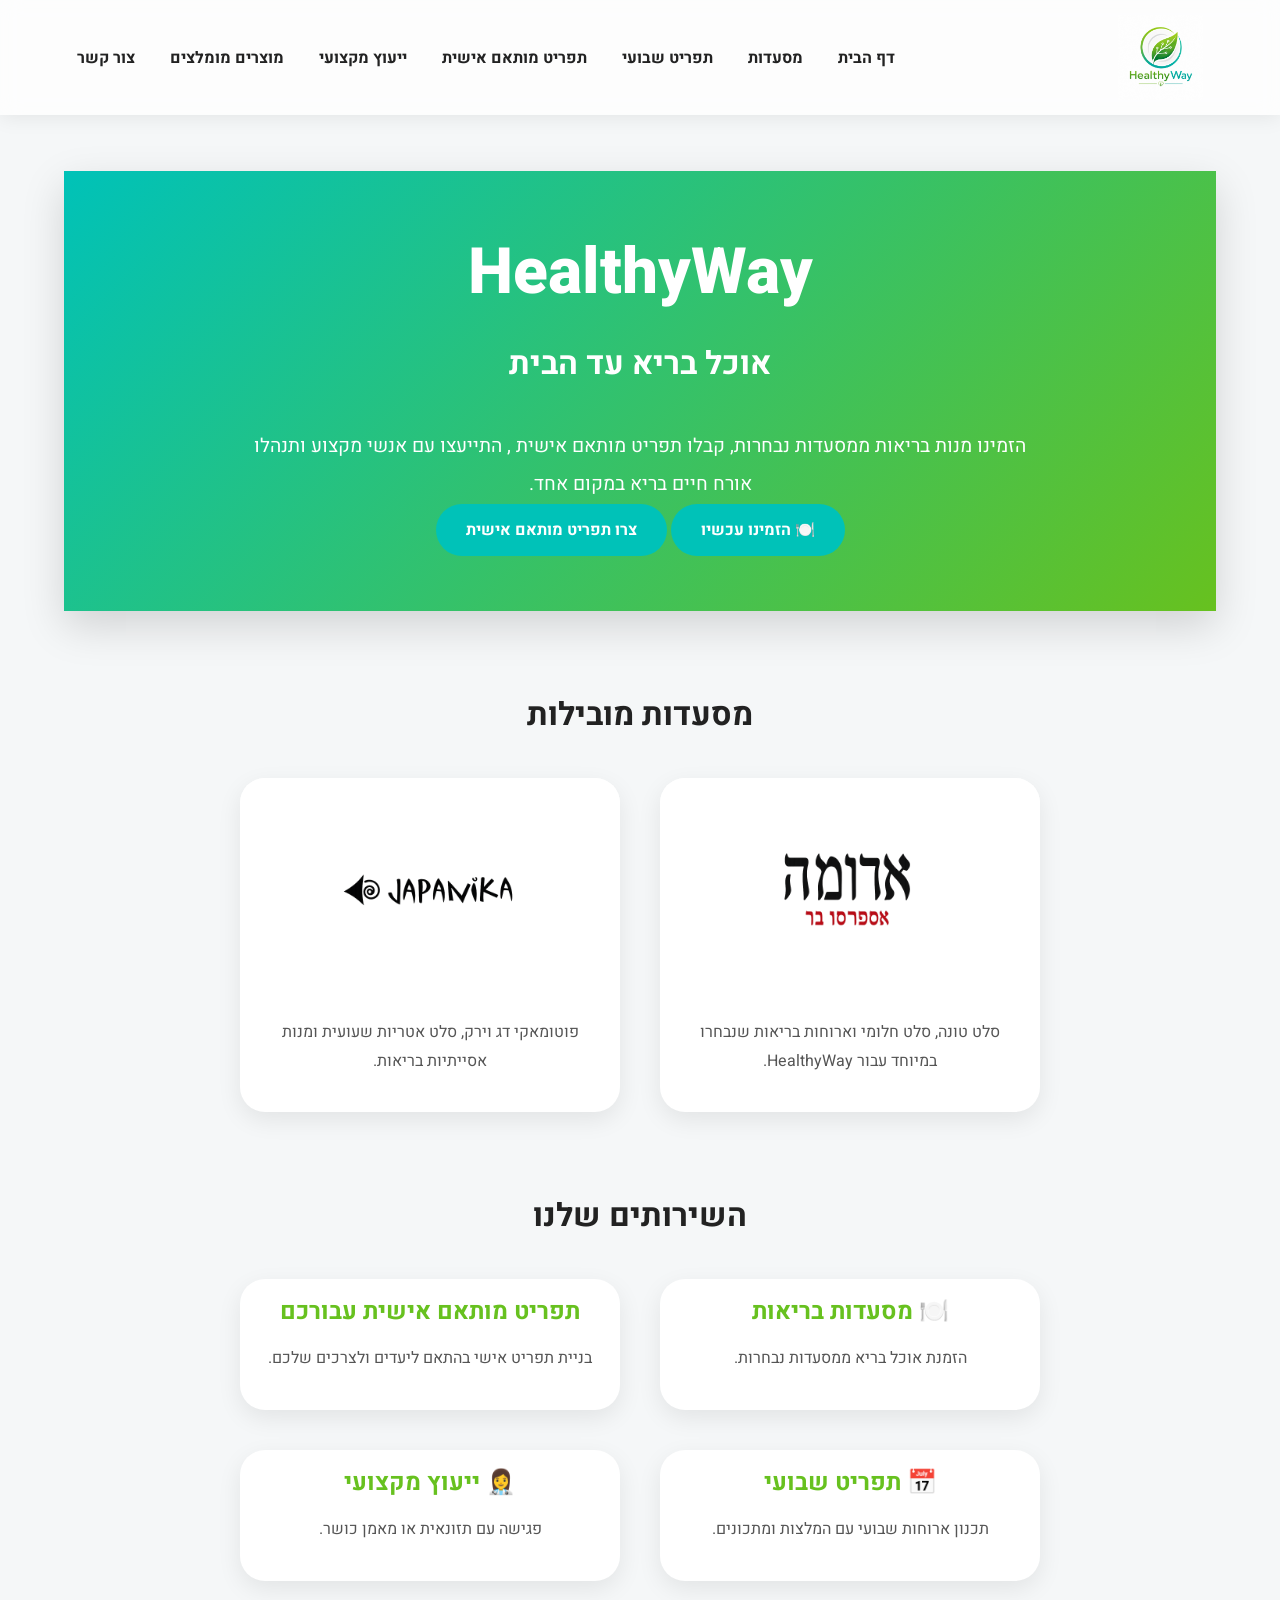
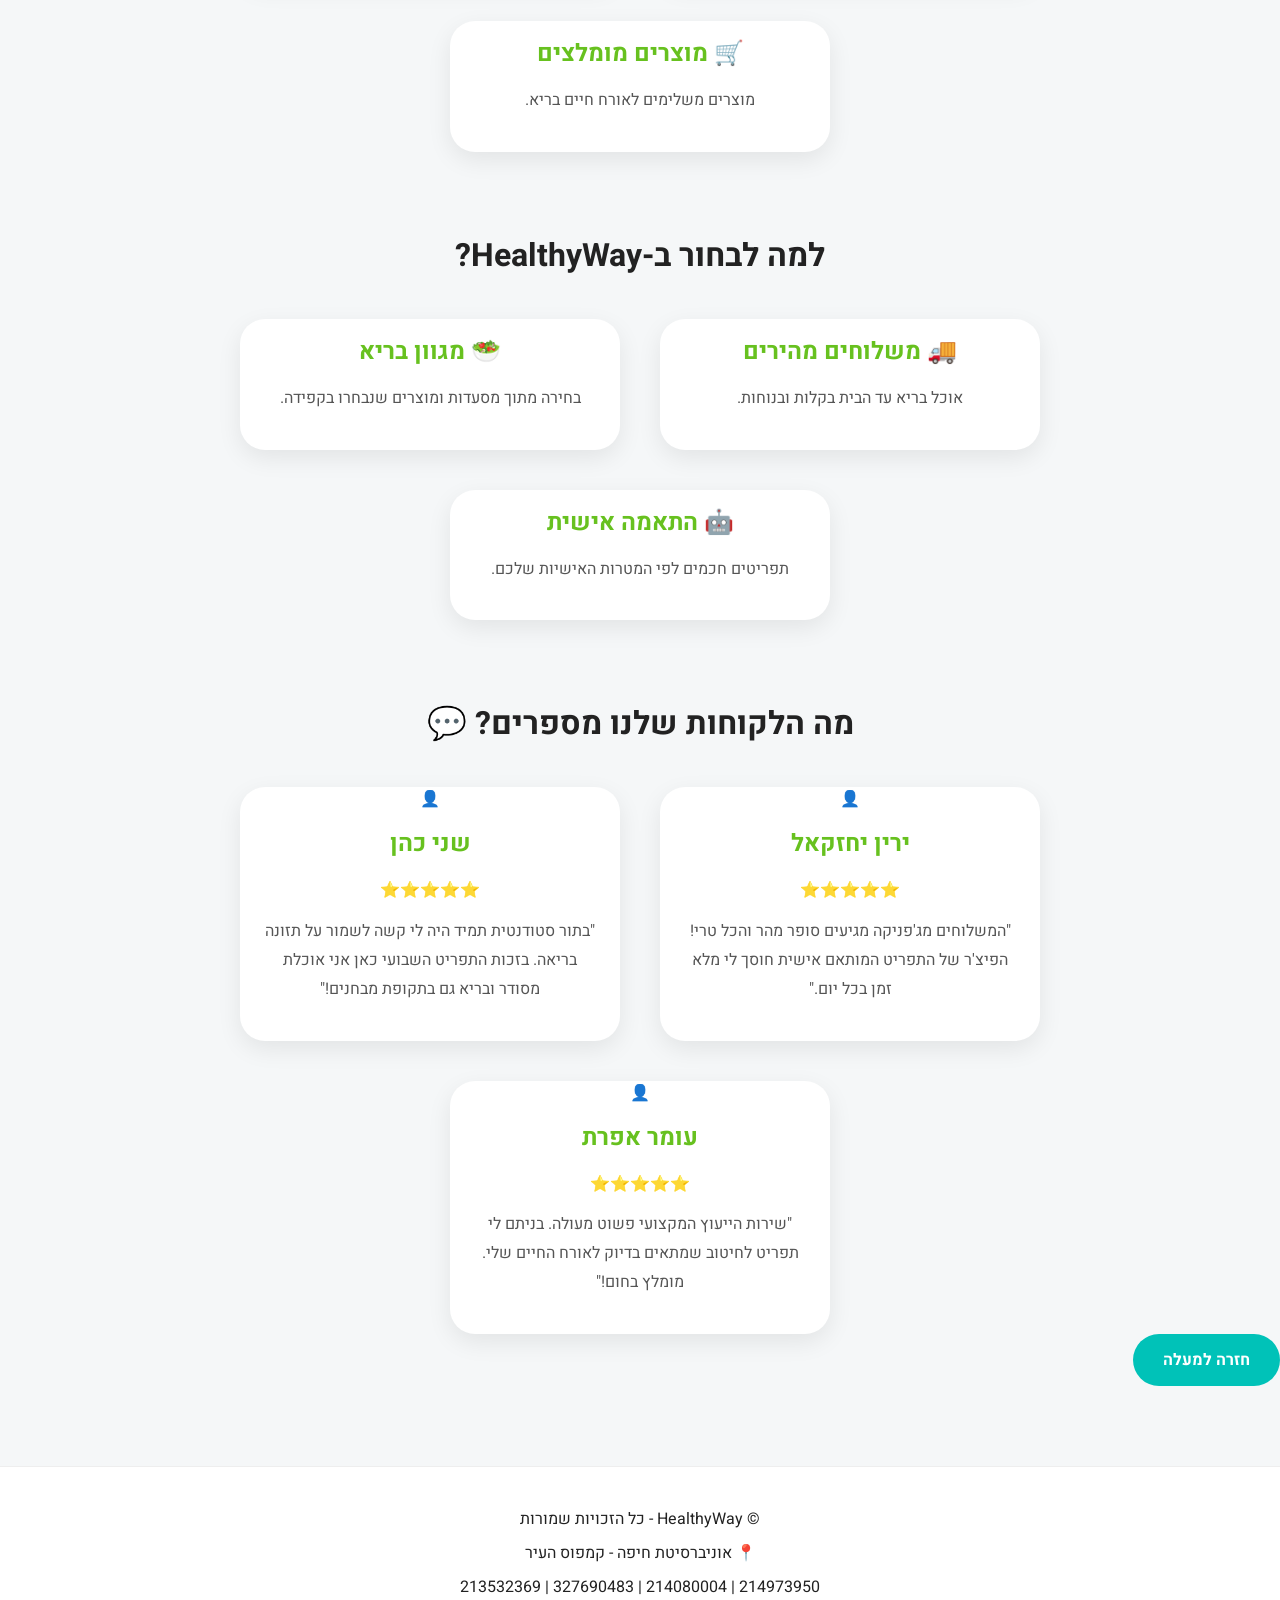
<file: index.html>
<!DOCTYPE html>
<html lang="he" dir="rtl">

<head>
    <meta charset="UTF-8">
    <meta name="viewport" content="width=device-width, initial-scale=1.0">
    <title>HealthyWay - אוכל בריא עד הבית</title>
    <link rel="stylesheet" href="css/style.css">
</head>

<body id="top">

    <header>
        <nav>
            <img src="images/logo.png" alt="HealthyWay" class="logo">

            <ul>
                <li><a href="index.html">דף הבית</a></li>
                <li><a href="restaurants.html">מסעדות</a></li>
                <li><a href="weekly-menu.html">תפריט שבועי</a></li>
                <li><a href="consultation.html">תפריט מותאם אישית</a></li>
                <li><a href="advice.html">ייעוץ מקצועי</a></li>
                <li><a href="products.html">מוצרים מומלצים</a></li>
                <li><a href="contact.html">צור קשר</a></li>
            </ul>
        </nav>
    </header>

    <main>
      <div class="news-ticker">
    <marquee behavior="scroll" direction="right" scrollamount="6">
        🔥 מבזק בריאות HealthyWay: הזמנות מעל 150 ש"ח מגיעות עם משלוח חינם! 🍏 טיפ היום: החלפת כוס מיץ אחת ביום בכוס מים חוסכת כ-35,000 קלוריות בשנה! 🥑 חדש באתר: תפריטי חיטוב ומסה מותאמים אישית בקליק!
    </marquee>
    </div>

        <!-- אזור פתיחה -->
        <section class="hero">

            <h1>HealthyWay</h1>

            <h2>אוכל בריא עד הבית</h2>

            <p>
                הזמינו מנות בריאות ממסעדות נבחרות, קבלו תפריט מותאם אישית
                , התייעצו עם אנשי מקצוע ותנהלו אורח חיים בריא במקום אחד.
            </p>

            <div class="hero-buttons">
                <a href="restaurants.html" class="btn">🍽️ הזמינו עכשיו</a>
                <a href="consultation.html" class="btn secondary-btn">צרו תפריט מותאם אישית</a>
            </div>

        </section>


        <!-- מסעדות מובילות -->
        <section class="featured-restaurants">

            <h2>מסעדות מובילות</h2>

            <div class="cards">

        <div class="card">

            <img src="images/aroma.jpg" alt="Aroma">

            <p>
                סלט טונה, סלט חלומי וארוחות בריאות שנבחרו במיוחד עבור HealthyWay.
            </p>

        </div>

        <div class="card">

            <img src="images/japanika.jpg" alt="Japanika">

            <p>
                פוטומאקי דג וירק, סלט אטריות שעועית ומנות אסייתיות בריאות.
            </p>

        </div>

    </div>

</section>

        <!-- שירותים -->
        <section class="services">

            <h2>השירותים שלנו</h2>

            <div class="cards">

                <div class="card">
                    <h3>🍽️ מסעדות בריאות</h3>
                    <p>הזמנת אוכל בריא ממסעדות נבחרות.</p>
                </div>

                <div class="card">
                    <h3>תפריט מותאם אישית עבורכם</h3>
                    <p>בניית תפריט אישי בהתאם ליעדים ולצרכים שלכם.</p>
                </div>

                <div class="card">
                    <h3>📅 תפריט שבועי</h3>
                    <p>תכנון ארוחות שבועי עם המלצות ומתכונים.</p>
                </div>

                <div class="card">
                    <h3>👩‍⚕️ ייעוץ מקצועי</h3>
                    <p>פגישה עם תזונאית או מאמן כושר.</p>
                </div>

                <div class="card">
                    <h3>🛒 מוצרים מומלצים</h3>
                    <p>מוצרים משלימים לאורח חיים בריא.</p>
                </div>

            </div>

        </section>

        <!-- יתרונות -->
        <section class="benefits">

            <h2>למה לבחור ב-HealthyWay?</h2>

            <div class="cards">

                <div class="card">
                    <h3>🚚 משלוחים מהירים</h3>
                    <p>אוכל בריא עד הבית בקלות ובנוחות.</p>
                </div>

                <div class="card">
                    <h3>🥗 מגוון בריא</h3>
                    <p>בחירה מתוך מסעדות ומוצרים שנבחרו בקפידה.</p>
                </div>

                <div class="card">
                    <h3>🤖 התאמה אישית</h3>
                    <p>תפריטים חכמים לפי המטרות האישיות שלכם.</p>
                </div>

            </div>

        </section>
        <section class="testimonials">
            <h2>מה הלקוחות שלנו מספרים? 💬</h2>
            <div class="cards">

                <div class="card testimonial-card">
                    <div class="avatar">👤</div>
                    <h3>ירין יחזקאל</h3>
                    <p class="stars">⭐⭐⭐⭐⭐</p>
                    <p>"המשלוחים מג'פניקה מגיעים סופר מהר והכל טרי! הפיצ'ר של התפריט המותאם אישית חוסך לי מלא זמן בכל יום."</p>
                </div>

                <div class="card testimonial-card">
                    <div class="avatar">👤</div>
                    <h3>שני כהן</h3>
                    <p class="stars">⭐⭐⭐⭐⭐</p>
                    <p>"בתור סטודנטית תמיד היה לי קשה לשמור על תזונה בריאה. בזכות התפריט השבועי כאן אני אוכלת מסודר ובריא גם בתקופת מבחנים!"</p>
                </div>

                <div class="card testimonial-card">
                    <div class="avatar">👤</div>
                    <h3>עומר אפרת</h3>
                    <p class="stars">⭐⭐⭐⭐⭐</p>
                    <p>"שירות הייעוץ המקצועי פשוט מעולה. בניתם לי תפריט לחיטוב שמתאים בדיוק לאורח החיים שלי. מומלץ בחום!"</p>
                </div>

            </div>
        </section>
       
    </main>
    <a href="#top" class="btn">חזרה למעלה</a>
    <footer>

    <p>© HealthyWay - כל הזכויות שמורות</p>

    <p>📍 אוניברסיטת חיפה - קמפוס העיר</p>

    <p>214973950 | 214080004 | 327690483 | 213532369</p>

</footer>
</body>

</html>
</file>
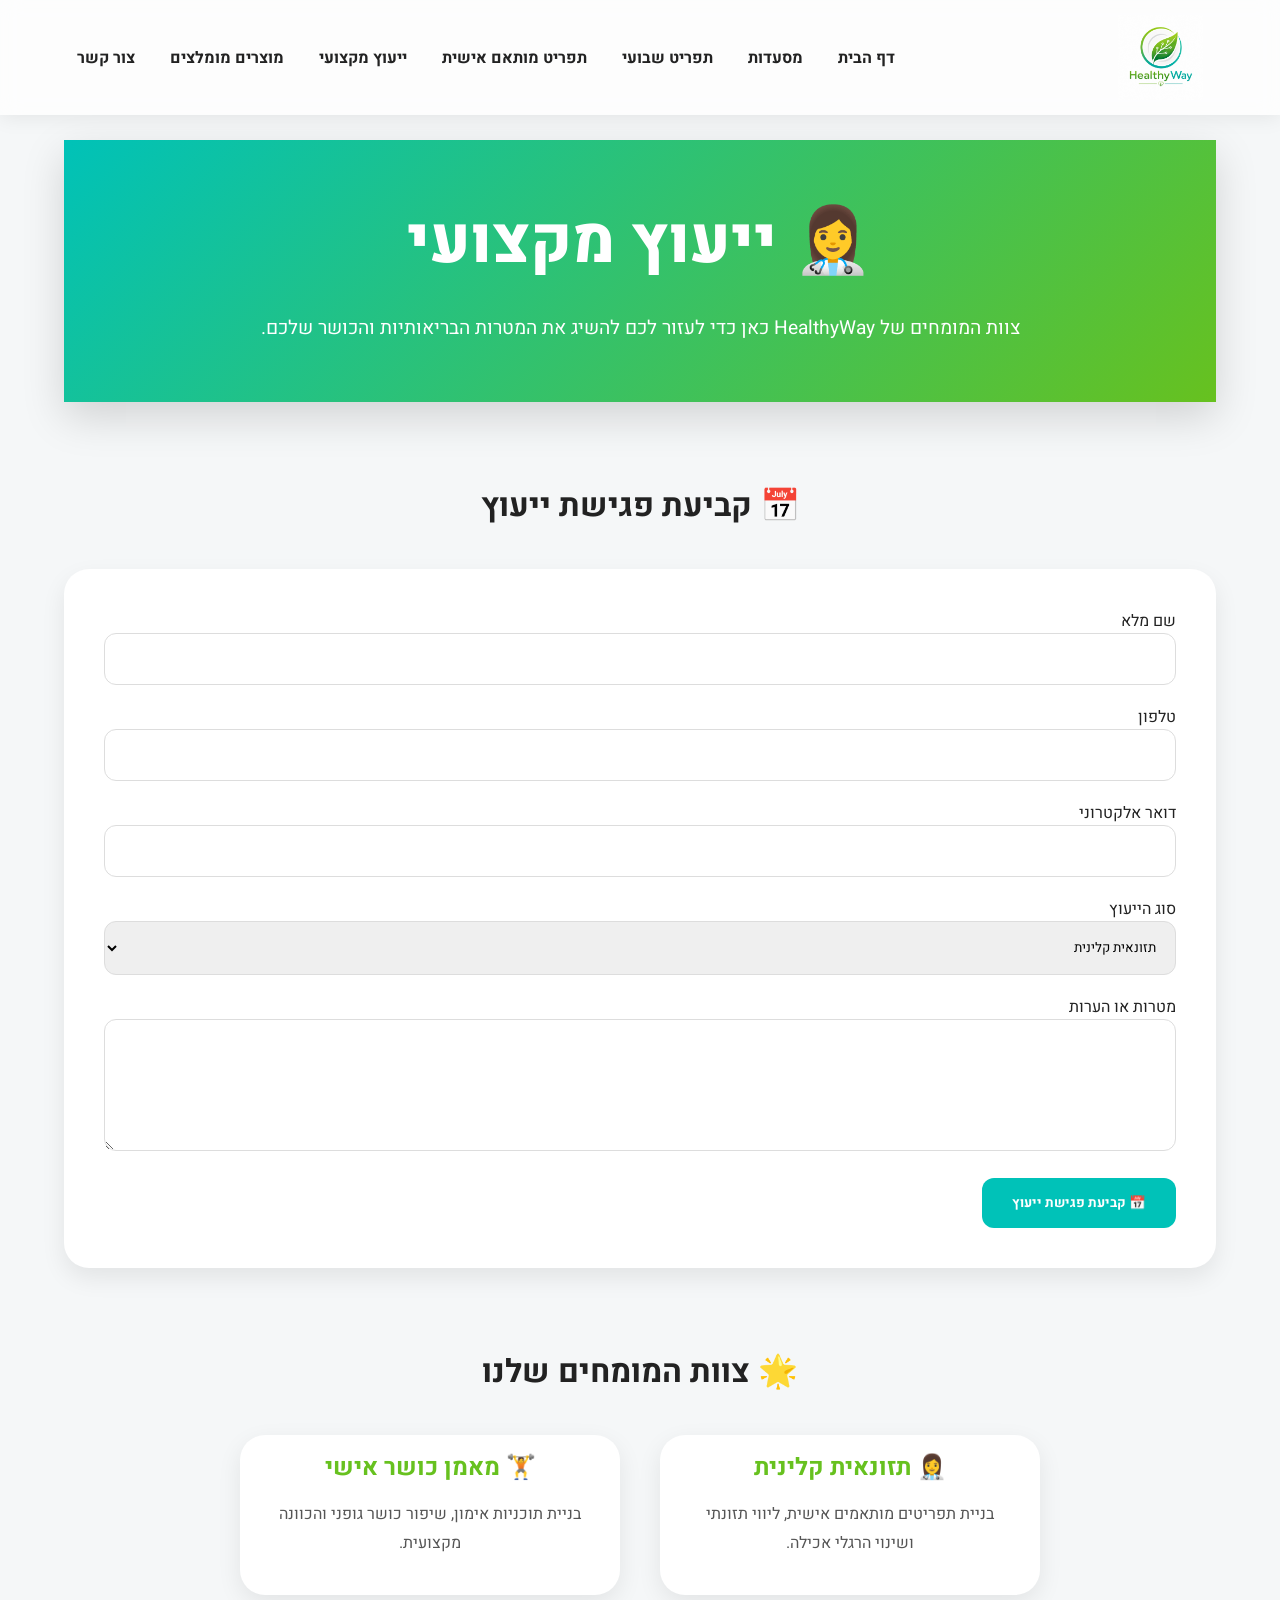
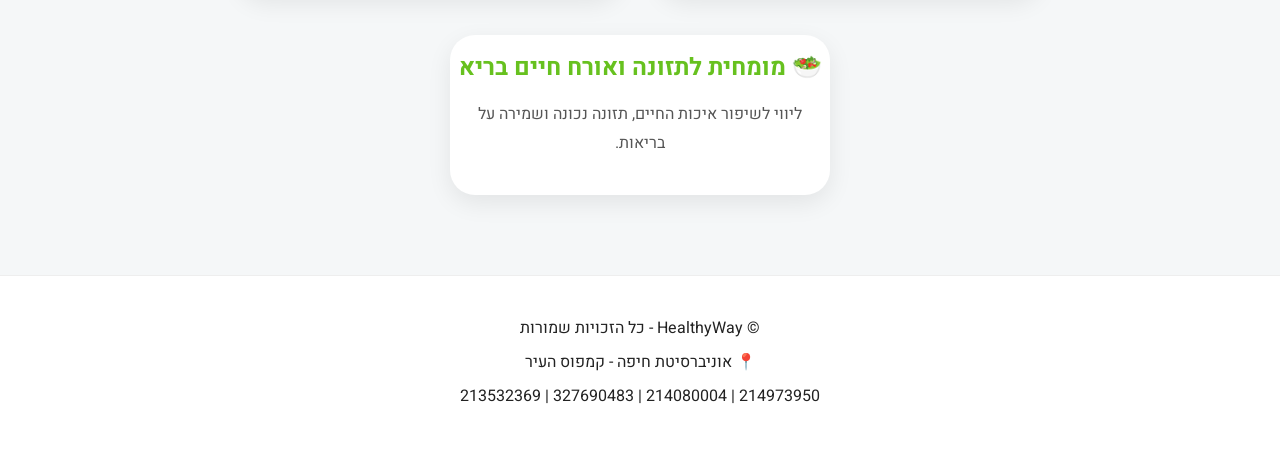
<file: advice.html>
<!DOCTYPE html>
<html lang="he" dir="rtl">
<head>
    <meta charset="UTF-8">
    <meta name="viewport" content="width=device-width, initial-scale=1.0">
    <title>HealthyWay - ייעוץ מקצועי</title>
    <link rel="stylesheet" href="css/style.css">
</head>
<body>
<header>
    <nav>
        <img src="images/logo.png" alt="HealthyWay" class="logo">
        <ul>
            <li><a href="index.html">דף הבית</a></li>
            <li><a href="restaurants.html">מסעדות</a></li>
            <li><a href="weekly-menu.html">תפריט שבועי</a></li>
            <li><a href="consultation.html">תפריט מותאם אישית</a></li>
            <li><a href="advice.html">ייעוץ מקצועי</a></li>
            <li><a href="products.html">מוצרים מומלצים</a></li>
            <li><a href="contact.html">צור קשר</a></li>
        </ul>
    </nav>
</header>
<main>
    <section class="hero">
        <h1>👩‍⚕️ ייעוץ מקצועי</h1>
        <p>
            צוות המומחים של HealthyWay כאן כדי לעזור לכם
            להשיג את המטרות הבריאותיות והכושר שלכם.
        </p>
    </section>
    <section>
        <h2>📅 קביעת פגישת ייעוץ</h2>
        <form>
            <label for="fullname">שם מלא</label>
            <input type="text" id="fullname" required>
            <label for="phone">טלפון</label>
            <input type="tel" id="phone" required>
            <label for="email">דואר אלקטרוני</label>
            <input type="email" id="email">
            <label for="service">סוג הייעוץ</label>
            <select id="service">
                <option>תזונאית קלינית</option>
                <option>מאמן כושר אישי</option>
                <option>ירידה במשקל</option>
                <option>עלייה במסת שריר</option>
                <option>אורח חיים בריא</option>
            </select>
            <label for="message">מטרות או הערות</label>
            <textarea id="message" rows="5"></textarea>
            <button type="submit">
                📅 קביעת פגישת ייעוץ
            </button>
        </form>
    </section>
    <section>
        <h2>🌟 צוות המומחים שלנו</h2>
        <div class="cards">
            <div class="card">
                <h3>👩‍⚕️ תזונאית קלינית</h3>
                <p>
                    בניית תפריטים מותאמים אישית,
                    ליווי תזונתי ושינוי הרגלי אכילה.
                </p>
            </div>
            <div class="card">
                <h3>🏋️ מאמן כושר אישי</h3>
                <p>
                    בניית תוכניות אימון,
                    שיפור כושר גופני והכוונה מקצועית.
                </p>
            </div>
            <div class="card">
                <h3>🥗 מומחית לתזונה ואורח חיים בריא</h3>
                <p>
                    ליווי לשיפור איכות החיים,
                    תזונה נכונה ושמירה על בריאות.
                </p>
            </div>
        </div>
    </section>
</main>
<footer>

    <p>© HealthyWay - כל הזכויות שמורות</p>

    <p>📍 אוניברסיטת חיפה - קמפוס העיר</p>

    <p>214973950 | 214080004 | 327690483 | 213532369</p>

</footer>
<script src="js/script.js"></script>
</body>
</html>
</file>
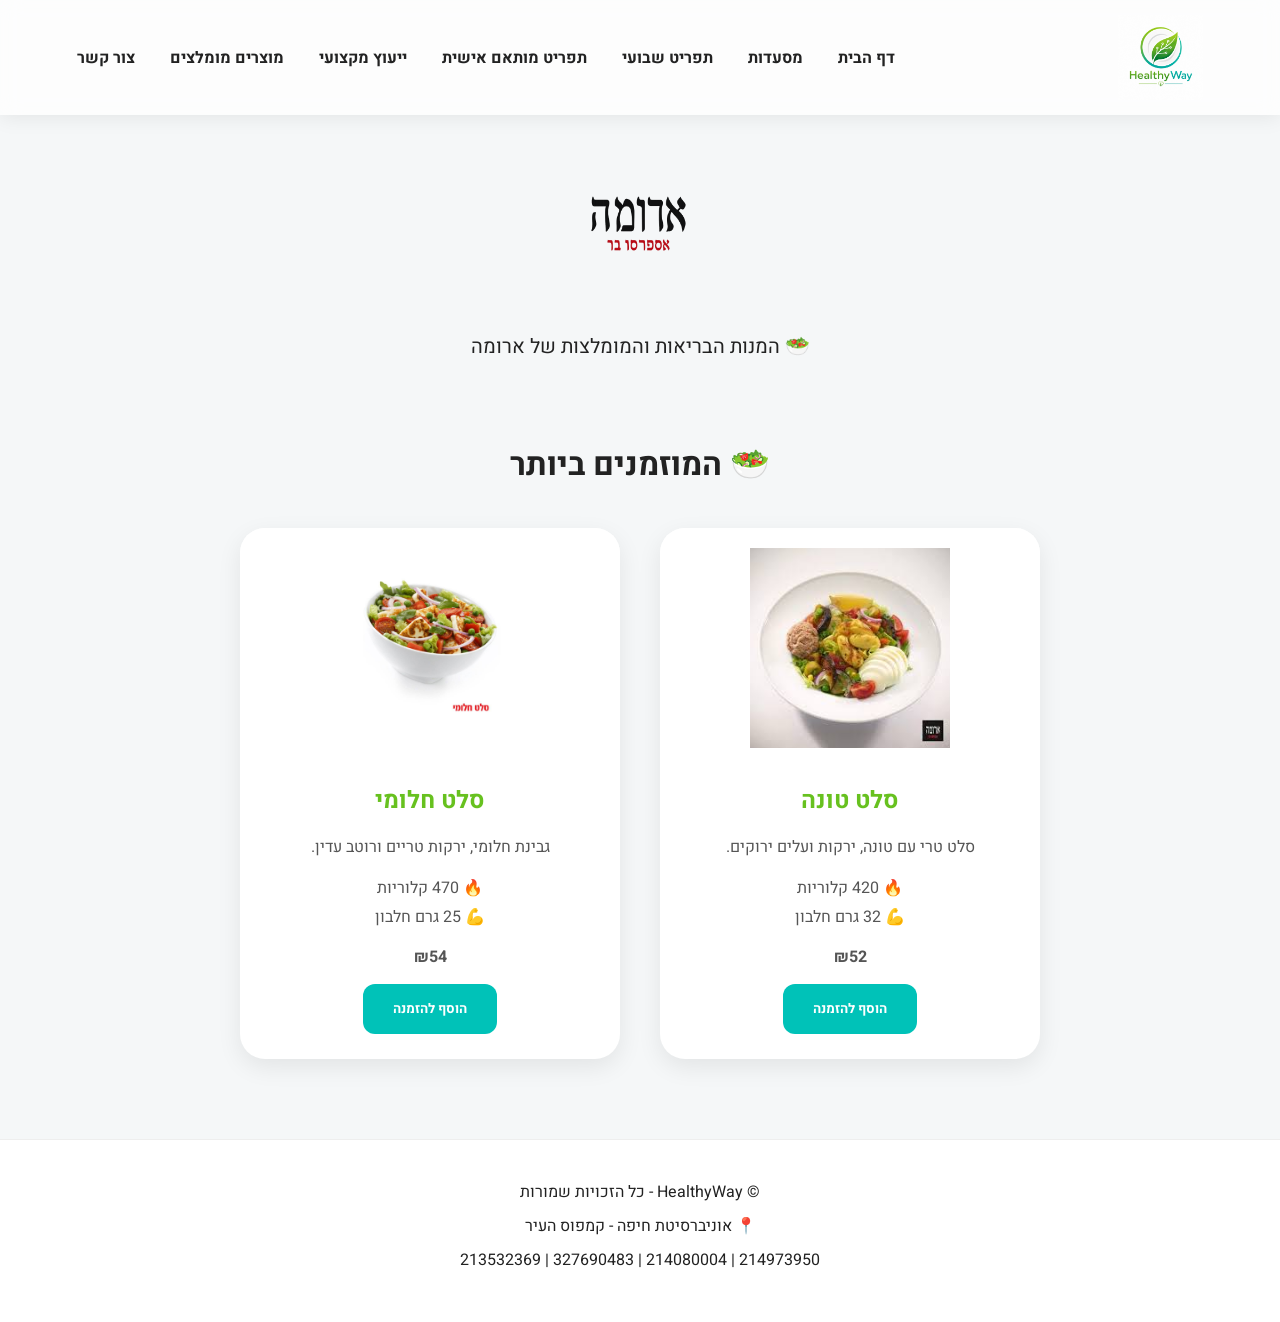
<file: aroma.html>
<!DOCTYPE html>
<html lang="he" dir="rtl">
<head>
    <meta charset="UTF-8">
    <meta name="viewport" content="width=device-width, initial-scale=1.0">
    <title>Aroma - HealthyWay</title>
    <link rel="stylesheet" href="css/style.css">
</head>
<body>
<header>
    <nav>
        <img src="images/logo.png" alt="HealthyWay" class="logo">
        <ul>
                <li><a href="index.html">דף הבית</a></li>
                <li><a href="restaurants.html">מסעדות</a></li>
                <li><a href="weekly-menu.html">תפריט שבועי</a></li>
                <li><a href="consultation.html">תפריט מותאם אישית</a></li>
                <li><a href="advice.html">ייעוץ מקצועי</a></li>
                <li><a href="products.html">מוצרים מומלצים</a></li>
                <li><a href="contact.html">צור קשר</a></li>
            </ul>
    </nav>
</header>
<main>
    <section style="text-align:center; margin-top:40px; margin-bottom:30px;">
        <img src="images/aroma.jpg"
             alt="Aroma"
             style="height:150px; margin-bottom:20px;">
        <p style="font-size:20px;">
            🥗 המנות הבריאות והמומלצות של ארומה
        </p>
    </section>
    <section>
        <h2>🥗 המוזמנים ביותר</h2>
        <div class="cards">
            <div class="card">
                <img src="images/tuna-salad.jpg" alt="סלט טונה">
                <h3>סלט טונה</h3>
                <p>
                    סלט טרי עם טונה, ירקות ועלים ירוקים.
                </p>
                <p>
                    🔥 420 קלוריות
                    <br>
                    💪 32 גרם חלבון
                </p>
                <p><strong>₪52</strong></p>
                <button>הוסף להזמנה</button>
            </div>
            <div class="card">
                <img src="images/halomi-salad.jpg" alt="סלט חלומי">
                <h3>סלט חלומי</h3>
                <p>
                    גבינת חלומי, ירקות טריים ורוטב עדין.
                </p>
                <p>
                    🔥 470 קלוריות
                    <br>
                    💪 25 גרם חלבון
                </p>
                <p><strong>₪54</strong></p>
                <button>הוסף להזמנה</button>
            </div>
        </div>
    </section>
</main>
<footer>

    <p>© HealthyWay - כל הזכויות שמורות</p>

    <p>📍 אוניברסיטת חיפה - קמפוס העיר</p>

    <p>214973950 | 214080004 | 327690483 | 213532369</p>

</footer>
</body>
</html>
</file>
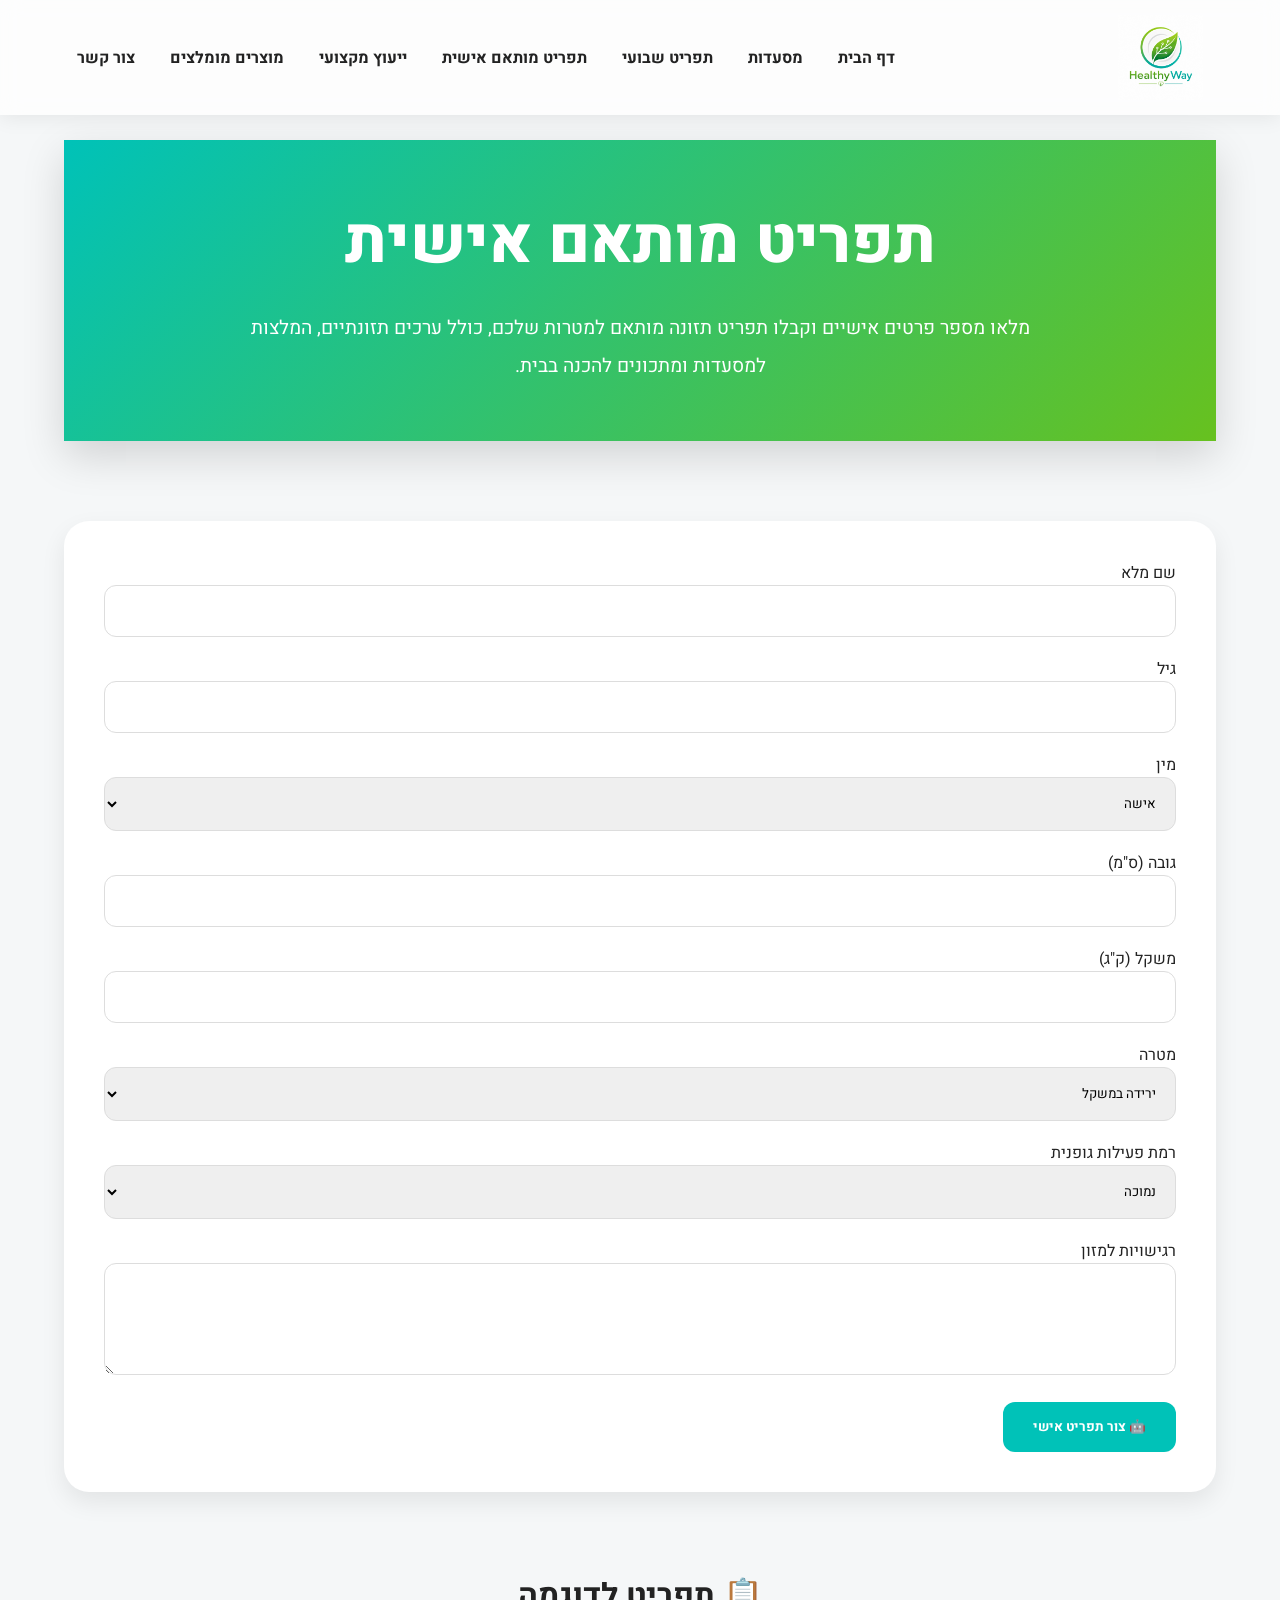
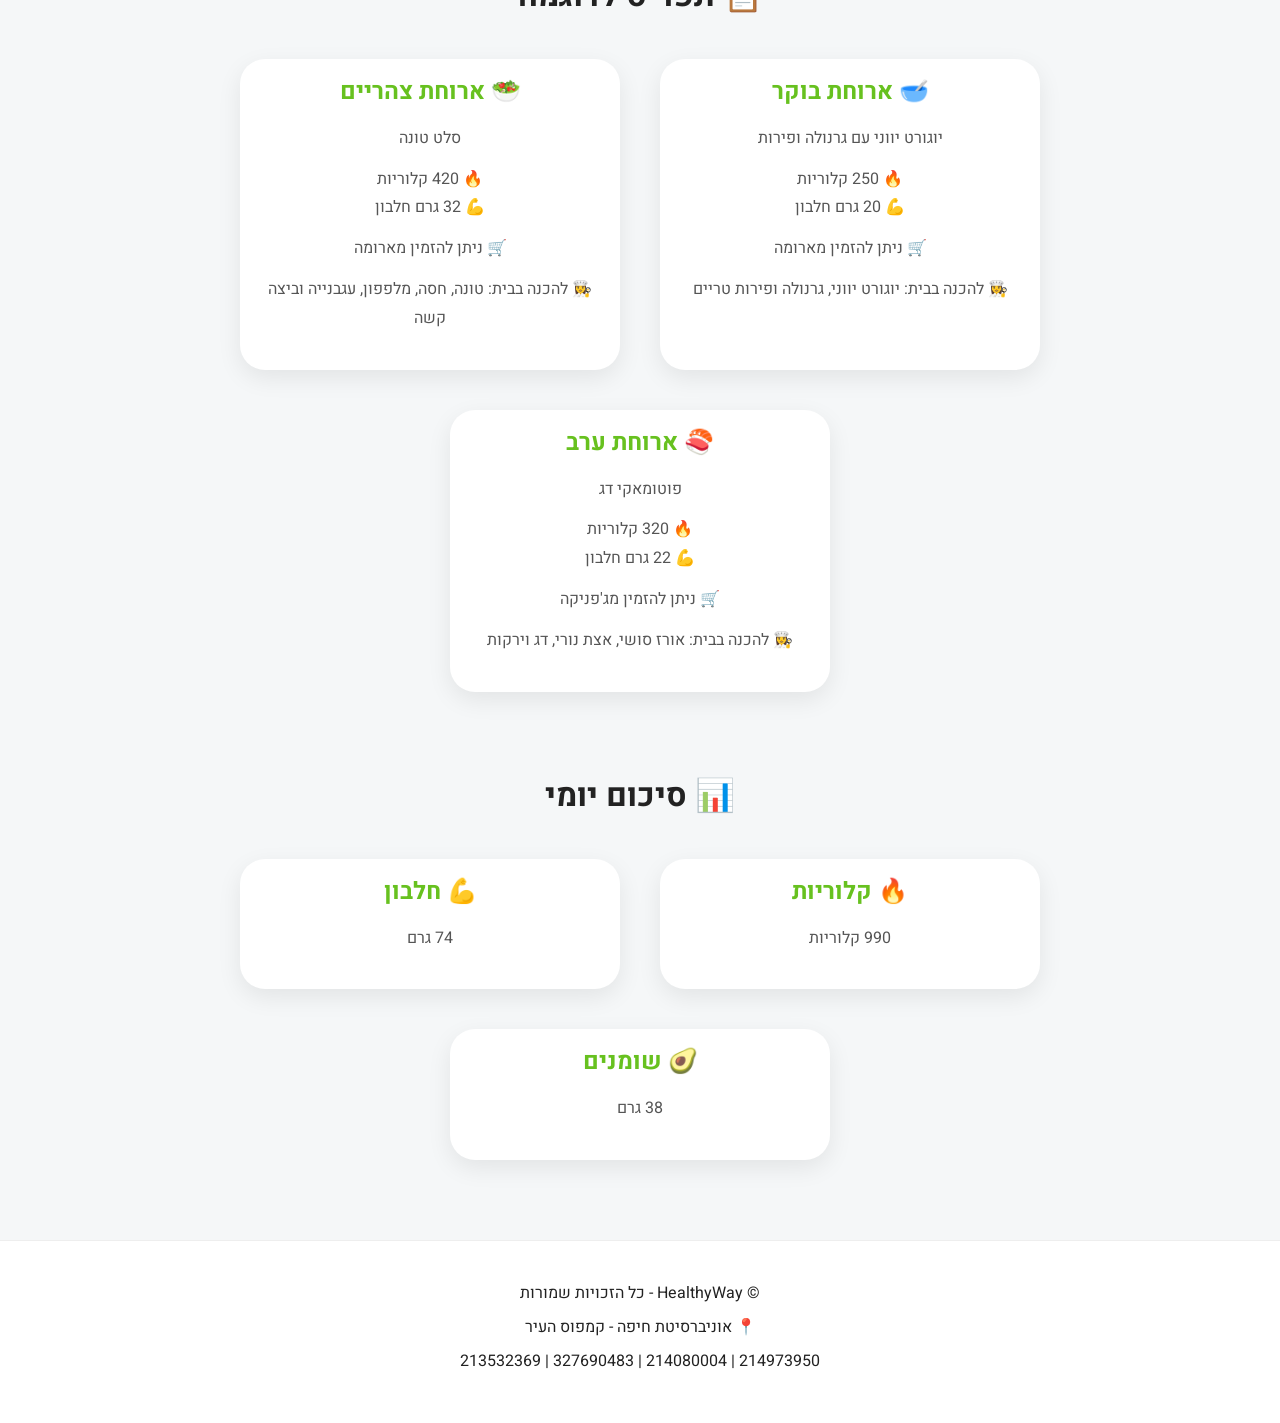
<file: consultation.html>
<!DOCTYPE html>
<html lang="he" dir="rtl">

<head>
    <meta charset="UTF-8">
    <meta name="viewport" content="width=device-width, initial-scale=1.0">
    <title>HealthyWay - תפריט  מותאם אישית</title>
    <link rel="stylesheet" href="css/style.css">
</head>

<body>

<header>
    <nav>

        <img src="images/logo.png" alt="HealthyWay" class="logo">

        <ul>
            <li><a href="index.html">דף הבית</a></li>
            <li><a href="restaurants.html">מסעדות</a></li>
            <li><a href="weekly-menu.html">תפריט שבועי</a></li>
            <li><a href="consultation.html">תפריט מותאם אישית</a></li>
            <li><a href="advice.html">ייעוץ מקצועי</a></li>
            <li><a href="products.html">מוצרים מומלצים</a></li>
            <li><a href="contact.html">צור קשר</a></li>
        </ul>

    </nav>
</header>

<main>

    <section class="hero">

        <h1> תפריט מותאם אישית</h1>

        <p>
            מלאו מספר פרטים אישיים וקבלו תפריט תזונה מותאם למטרות שלכם,
            כולל ערכים תזונתיים, המלצות למסעדות ומתכונים להכנה בבית.
        </p>

    </section>

    <section>

        <form>

            <label for="fullname">שם מלא</label>
            <input type="text" id="fullname" required>

            <label for="age">גיל</label>
            <input type="number" id="age" required>

            <label for="gender">מין</label>
            <select id="gender">
                <option>אישה</option>
                <option>גבר</option>
            </select>

            <label for="height">גובה (ס"מ)</label>
            <input type="number" id="height">

            <label for="weight">משקל (ק"ג)</label>
            <input type="number" id="weight">

            <label for="goal">מטרה</label>
            <select id="goal">
                <option>ירידה במשקל</option>
                <option>שמירה על המשקל</option>
                <option>עלייה במסת שריר</option>
                <option>אורח חיים בריא</option>
            </select>

            <label for="activity">רמת פעילות גופנית</label>
            <select id="activity">
                <option>נמוכה</option>
                <option>בינונית</option>
                <option>גבוהה</option>
            </select>

            <label for="allergies">רגישויות למזון</label>
            <textarea id="allergies" rows="4"></textarea>

            <button type="submit">
                🤖 צור תפריט אישי
            </button>

        </form>

    </section>

    <section>

        <h2 style="text-align:center; margin-bottom:40px;">
            📋 תפריט לדוגמה
        </h2>

        <div class="cards">

            <div class="card">
                <h3>🥣 ארוחת בוקר</h3>

                <p>
                    יוגורט יווני עם גרנולה ופירות
                </p>

                <p>
                    🔥 250 קלוריות
                    <br>
                    💪 20 גרם חלבון
                </p>

                <p>
                    🛒 ניתן להזמין מארומה
                </p>

                <p>
                    👩‍🍳 להכנה בבית:
                    יוגורט יווני, גרנולה ופירות טריים
                </p>

            </div>

            <div class="card">

                <h3>🥗 ארוחת צהריים</h3>

                <p>
                    סלט טונה
                </p>

                <p>
                    🔥 420 קלוריות
                    <br>
                    💪 32 גרם חלבון
                </p>

                <p>
                    🛒 ניתן להזמין מארומה
                </p>

                <p>
                    👩‍🍳 להכנה בבית:
                    טונה, חסה, מלפפון, עגבנייה וביצה קשה
                </p>

            </div>

            <div class="card">

                <h3>🍣 ארוחת ערב</h3>

                <p>
                    פוטומאקי דג
                </p>

                <p>
                    🔥 320 קלוריות
                    <br>
                    💪 22 גרם חלבון
                </p>

                <p>
                    🛒 ניתן להזמין מג'פניקה
                </p>

                <p>
                    👩‍🍳 להכנה בבית:
                    אורז סושי, אצת נורי, דג וירקות
                </p>

            </div>

        </div>

    </section>

    <section>

        <h2 style="text-align:center; margin-bottom:40px;">
            📊 סיכום יומי
        </h2>

        <div class="cards">

            <div class="card">
                <h3>🔥 קלוריות</h3>
                <p>990 קלוריות</p>
            </div>

            <div class="card">
                <h3>💪 חלבון</h3>
                <p>74 גרם</p>
            </div>

            <div class="card">
                <h3>🥑 שומנים</h3>
                <p>38 גרם</p>
            </div>

        </div>

    </section>

</main>

<footer>

    <p>© HealthyWay - כל הזכויות שמורות</p>

    <p>
        📍 אוניברסיטת חיפה - קמפוס העיר
    </p>

    <p>
        214973950 | 214080004 | 327690483 | 213532369
    </p>

</footer>
<script src="js/script.js"></script>
</body>

</html>
</file>
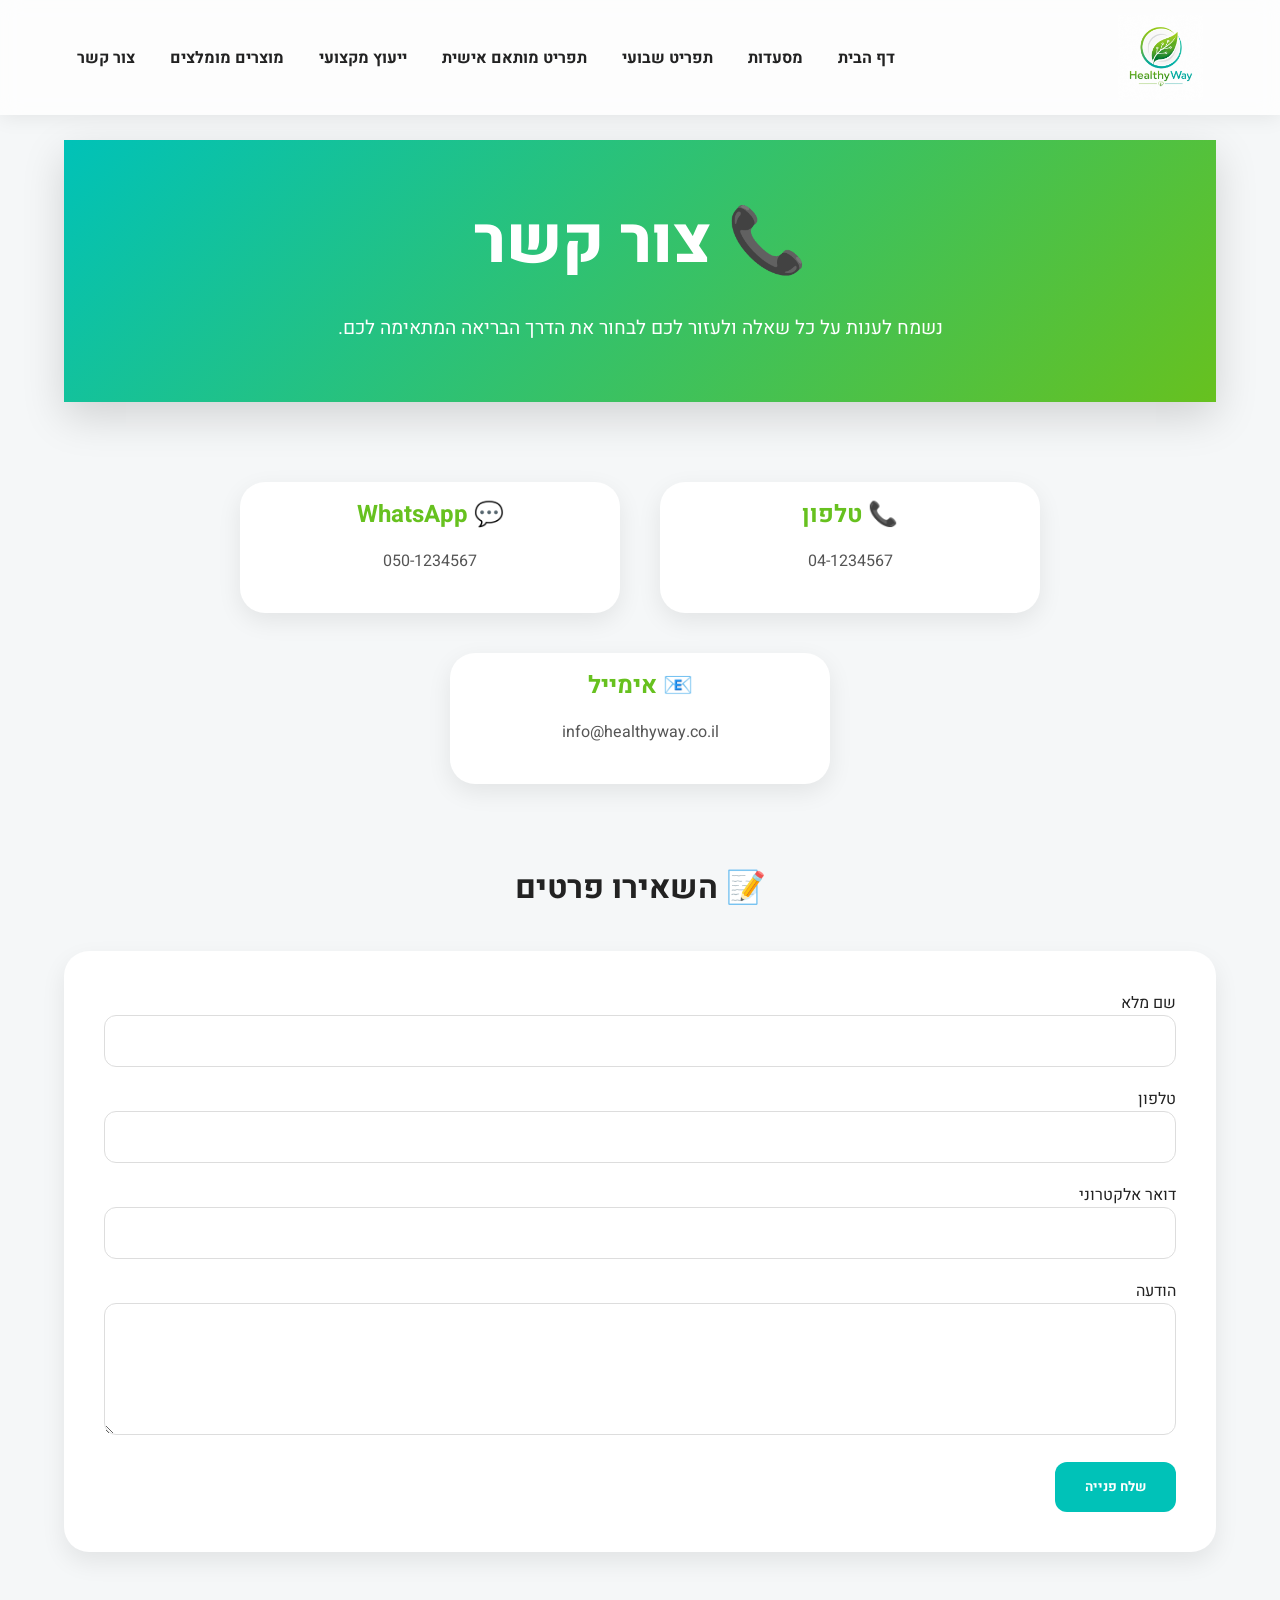
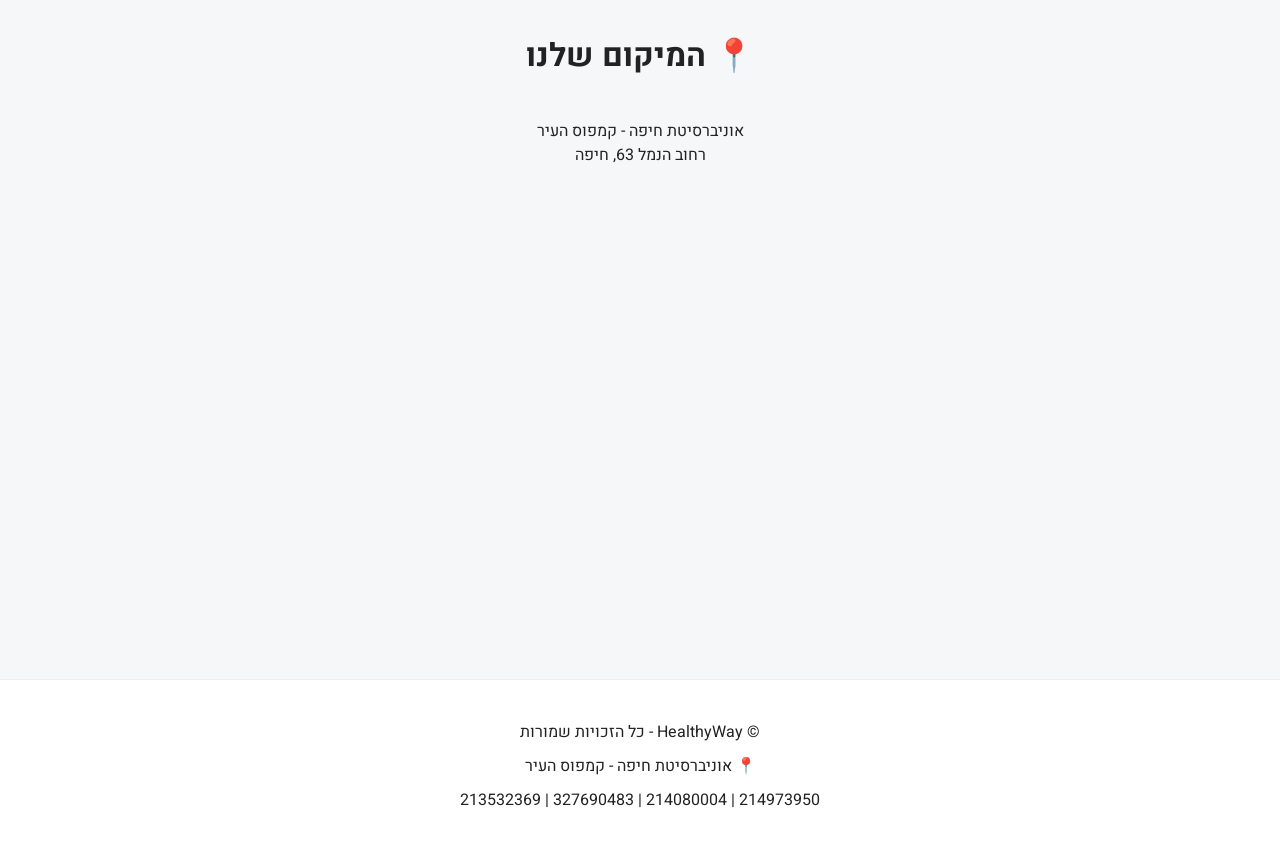
<file: contact.html>
<!DOCTYPE html>
<html lang="he" dir="rtl">

<head>
    <meta charset="UTF-8">
    <meta name="viewport" content="width=device-width, initial-scale=1.0">
    <title>HealthyWay - צור קשר</title>
    <link rel="stylesheet" href="css/style.css">
</head>

<body>

<header>
    <nav>

        <img src="images/logo.png" alt="HealthyWay" class="logo">

        <ul>
            <li><a href="index.html">דף הבית</a></li>
            <li><a href="restaurants.html">מסעדות</a></li>
            <li><a href="weekly-menu.html">תפריט שבועי</a></li>
            <li><a href="consultation.html">תפריט מותאם אישית</a></li>
            <li><a href="advice.html">ייעוץ מקצועי</a></li>
            <li><a href="products.html">מוצרים מומלצים</a></li>
            <li><a href="contact.html">צור קשר</a></li>
        </ul>

    </nav>
</header>

<main>

    <section class="hero">

        <h1>📞 צור קשר</h1>

        <p>
            נשמח לענות על כל שאלה ולעזור לכם לבחור את הדרך הבריאה המתאימה לכם.
        </p>

    </section>

    <section>

        <div class="cards">

            <div class="card">
                <h3>📞 טלפון</h3>
                <p>04-1234567</p>
            </div>

            <div class="card">
                <h3>💬 WhatsApp</h3>
                <p>050-1234567</p>
            </div>

            <div class="card">
                <h3>📧 אימייל</h3>
                <p>info@healthyway.co.il</p>
            </div>

        </div>

    </section>

    <section>

        <h2>📝 השאירו פרטים</h2>

        <form>

            <label for="name">שם מלא</label>
            <input type="text" id="name" required>

            <label for="phone">טלפון</label>
            <input type="tel" id="phone" required>

            <label for="email">דואר אלקטרוני</label>
            <input type="email" id="email">

            <label for="message">הודעה</label>
            <textarea id="message" rows="5"></textarea>

            <button type="submit">
                שלח פנייה
            </button>

        </form>

    </section>

    <section>

        <h2>📍 המיקום שלנו</h2>

        <p style="text-align:center;">
            אוניברסיטת חיפה - קמפוס העיר<br>
            רחוב הנמל 63, חיפה
        </p>

        <iframe
            src="https://www.google.com/maps?q=רחוב+הנמל+63+חיפה&output=embed"
            loading="lazy">
        </iframe>

    </section>

</main>

<footer>

    <p>© HealthyWay - כל הזכויות שמורות</p>

    <p>📍 אוניברסיטת חיפה - קמפוס העיר</p>

    <p>214973950 | 214080004 | 327690483 | 213532369</p>

</footer>
<script src="js/script.js"></script>
</body>

</html>
</file>
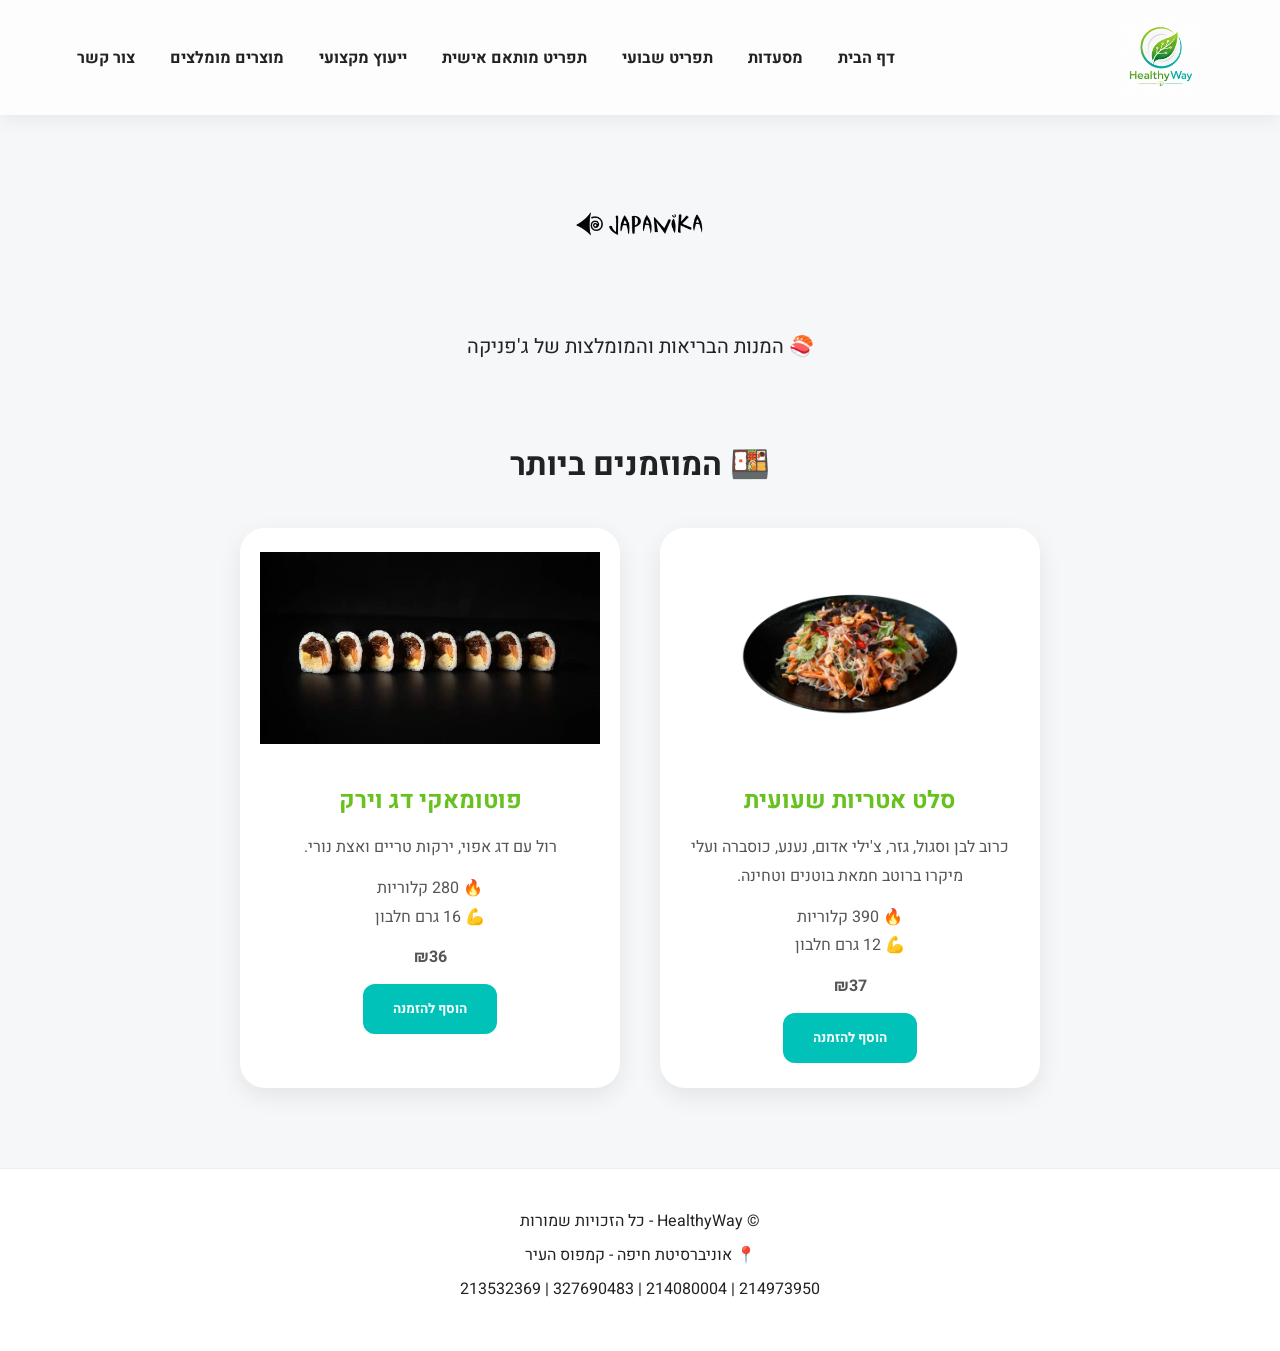
<file: japanika.html>
<!DOCTYPE html>
<html lang="he" dir="rtl">

<head>
    <meta charset="UTF-8">
    <meta name="viewport" content="width=device-width, initial-scale=1.0">
    <title>Japanika - HealthyWay</title>
    <link rel="stylesheet" href="css/style.css">
</head>

<body>

<header>
    <nav>
        <img src="images/logo.png" alt="HealthyWay" class="logo">

        <ul>
                <li><a href="index.html">דף הבית</a></li>
                <li><a href="restaurants.html">מסעדות</a></li>
                <li><a href="weekly-menu.html">תפריט שבועי</a></li>
                <li><a href="consultation.html">תפריט מותאם אישית</a></li>
                <li><a href="advice.html">ייעוץ מקצועי</a></li>
                <li><a href="products.html">מוצרים מומלצים</a></li>
                <li><a href="contact.html">צור קשר</a></li>
            </ul>
    </nav>
</header>

<main>

    <section style="text-align:center; margin-top:40px; margin-bottom:30px;">

        <img src="images/japanika.jpg"
             alt="Japanika"
             style="height:150px; margin-bottom:20px;">

        <p style="font-size:20px;">
            🍣 המנות הבריאות והמומלצות של ג'פניקה
        </p>

    </section>

    <section>

        <h2>🍱 המוזמנים ביותר</h2>

        <div class="cards">

            <div class="card">

                <img src="images/סלט-אטריות-שעועית.png.webp"
                     alt="סלט אטריות שעועית">

                <h3>סלט אטריות שעועית</h3>

                <p>
                    כרוב לבן וסגול, גזר, צ'ילי אדום,
                    נענע, כוסברה ועלי מיקרו ברוטב חמאת בוטנים וטחינה.
                </p>

                <p>
                    🔥 390 קלוריות
                    <br>
                    💪 12 גרם חלבון
                </p>

                <p><strong>₪37</strong></p>

                <button>הוסף להזמנה</button>

            </div>

            <div class="card">

                <img src="images/פוטומאקי.jpg"
                     alt="פוטומאקי דג וירק">

                <h3>פוטומאקי דג וירק</h3>

                <p>
                    רול עם דג אפוי, ירקות טריים ואצת נורי.
                </p>

                <p>
                    🔥 280 קלוריות
                    <br>
                    💪 16 גרם חלבון
                </p>

                <p><strong>₪36</strong></p>

                <button>הוסף להזמנה</button>

            </div>

        </div>

    </section>

</main>

<footer>

    <p>© HealthyWay - כל הזכויות שמורות</p>

    <p>📍 אוניברסיטת חיפה - קמפוס העיר</p>

    <p>214973950 | 214080004 | 327690483 | 213532369</p>

</footer>

</body>

</html>
</file>
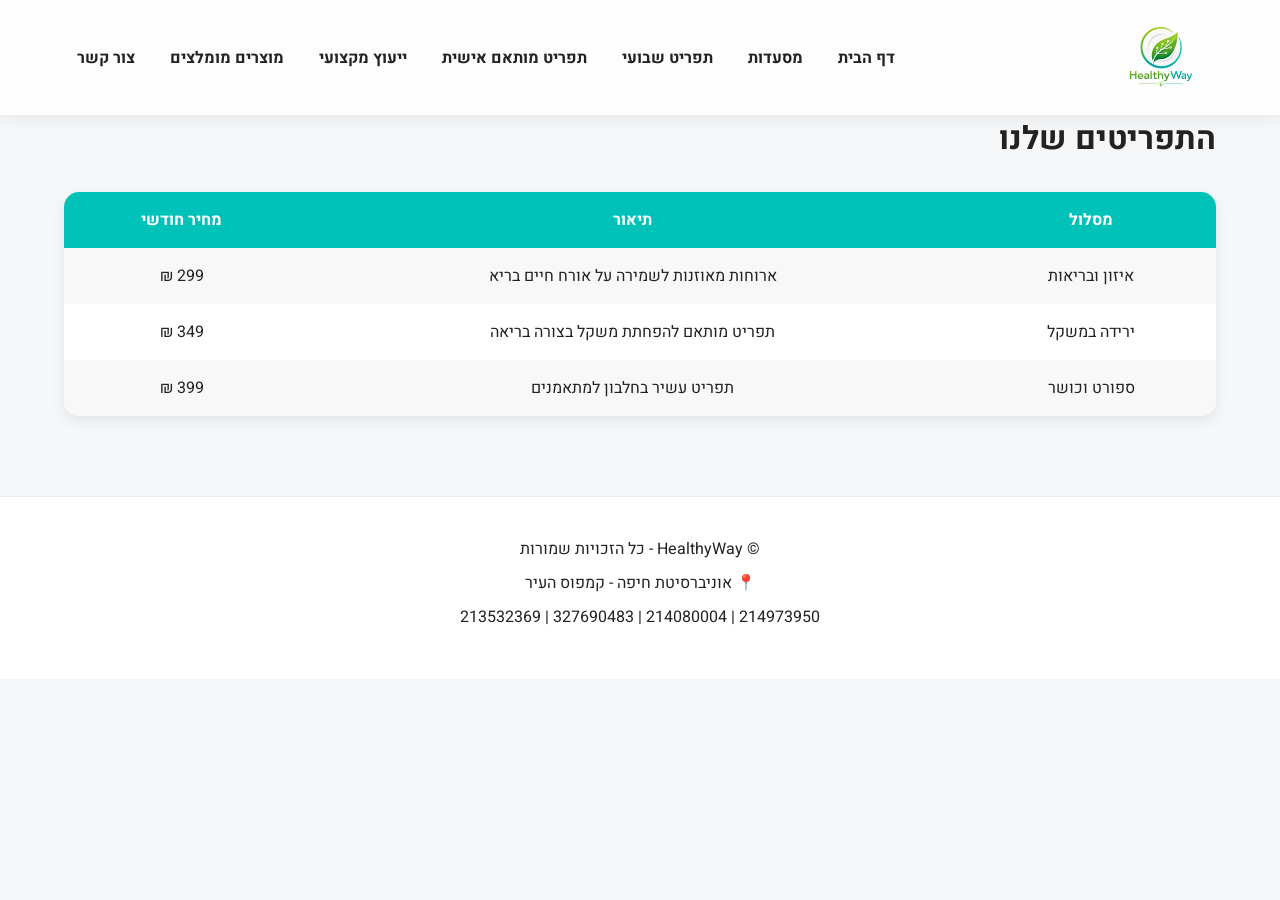
<file: menu.html>
<!DOCTYPE html>
<html lang="he" dir="rtl">

<head>
    <meta charset="UTF-8">
    <meta name="viewport" content="width=device-width, initial-scale=1.0">
    <title>HealthyWay - תפריטים</title>
    <link rel="stylesheet" href="css/style.css">
</head>

<body>

<header>
    <nav>

        <img src="images/logo.png" alt="HealthyWay" class="logo">

        <ul>
                <li><a href="index.html">דף הבית</a></li>
                <li><a href="restaurants.html">מסעדות</a></li>
                <li><a href="weekly-menu.html">תפריט שבועי</a></li>
                <li><a href="consultation.html">תפריט מותאם אישית</a></li>
                <li><a href="advice.html">ייעוץ מקצועי</a></li>
                <li><a href="products.html">מוצרים מומלצים</a></li>
                <li><a href="contact.html">צור קשר</a></li>
            </ul>

    </nav>
</header>

<main>

    <h1>התפריטים שלנו</h1>

    <table>

        <tr>
            <th>מסלול</th>
            <th>תיאור</th>
            <th>מחיר חודשי</th>
        </tr>

        <tr>
            <td>איזון ובריאות</td>
            <td>ארוחות מאוזנות לשמירה על אורח חיים בריא</td>
            <td>299 ₪</td>
        </tr>

        <tr>
            <td>ירידה במשקל</td>
            <td>תפריט מותאם להפחתת משקל בצורה בריאה</td>
            <td>349 ₪</td>
        </tr>

        <tr>
            <td>ספורט וכושר</td>
            <td>תפריט עשיר בחלבון למתאמנים</td>
            <td>399 ₪</td>
        </tr>

    </table>

</main>

<footer>

    <p>© HealthyWay - כל הזכויות שמורות</p>

    <p>📍 אוניברסיטת חיפה - קמפוס העיר</p>

    <p>214973950 | 214080004 | 327690483 | 213532369</p>

</footer>
<script src="js/script.js"></script>
</body>

</html>
</file>
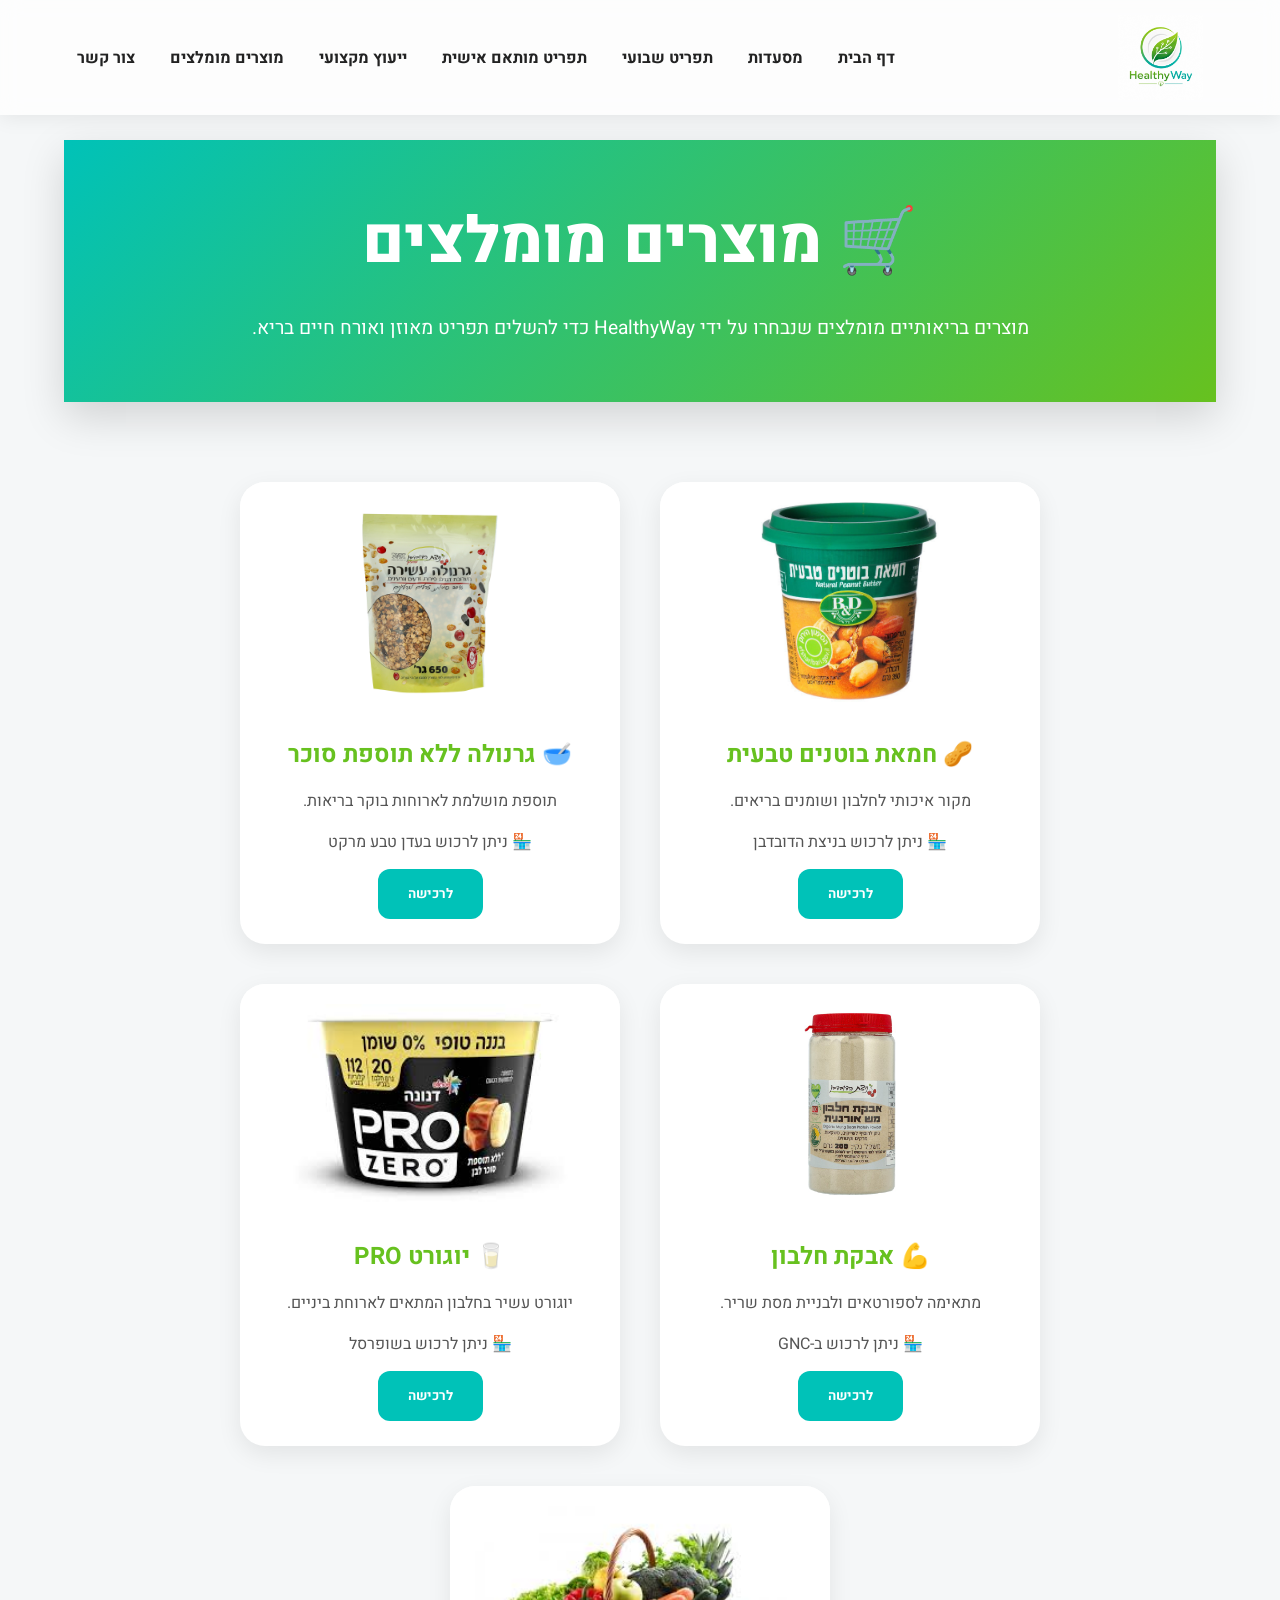
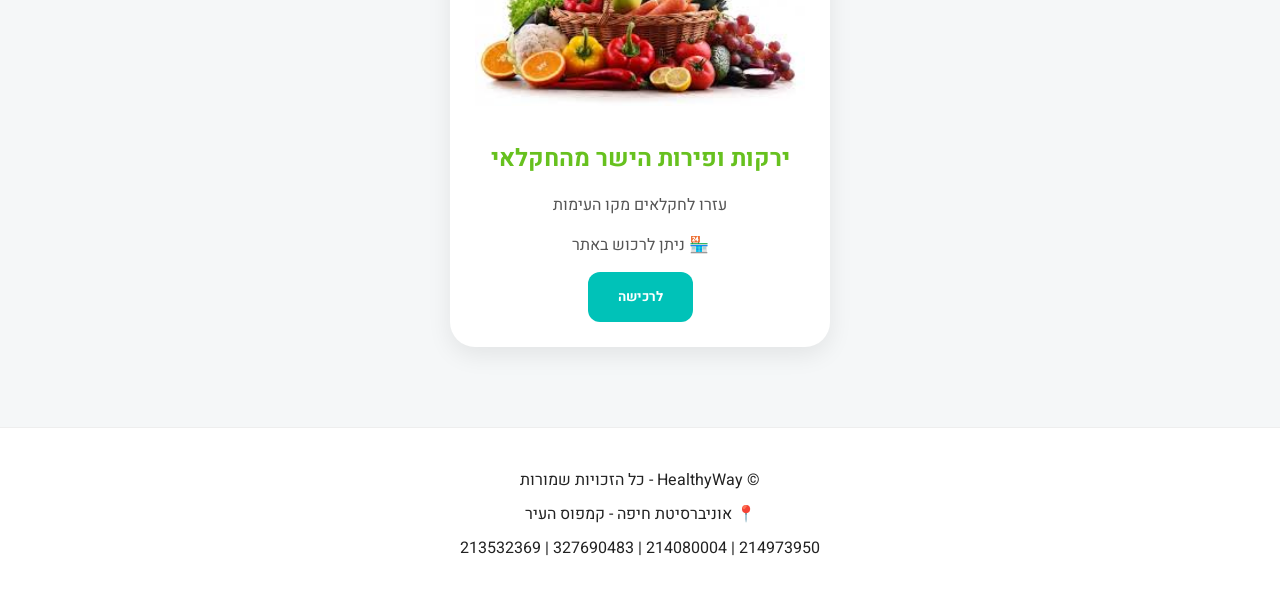
<file: products.html>
<!DOCTYPE html>
<html lang="he" dir="rtl">

<head>
    <meta charset="UTF-8">
    <meta name="viewport" content="width=device-width, initial-scale=1.0">
    <title>HealthyWay - מוצרים מומלצים</title>
    <link rel="stylesheet" href="css/style.css">
</head>

<body>

<header>
    <nav>

        <img src="images/logo.png" alt="HealthyWay" class="logo">

        <ul>
            <li><a href="index.html">דף הבית</a></li>
            <li><a href="restaurants.html">מסעדות</a></li>
            <li><a href="weekly-menu.html">תפריט שבועי</a></li>
            <li><a href="consultation.html">תפריט מותאם אישית</a></li>
            <li><a href="advice.html">ייעוץ מקצועי</a></li>
            <li><a href="products.html">מוצרים מומלצים</a></li>
            <li><a href="contact.html">צור קשר</a></li>
        </ul>

    </nav>
</header>

<main>

    <section class="hero">

        <h1>🛒 מוצרים מומלצים</h1>

        <p>
            מוצרים בריאותיים מומלצים שנבחרו על ידי HealthyWay
            כדי להשלים תפריט מאוזן ואורח חיים בריא.
        </p>

    </section>

    <section>

        <div class="cards">

            <div class="card">

                <img src="images/peanut-butter.jpg" alt="חמאת בוטנים">

                <h3>🥜 חמאת בוטנים טבעית</h3>

                <p>
                    מקור איכותי לחלבון ושומנים בריאים.
                </p>

                <p>
                    🏪 ניתן לרכוש בניצת הדובדבן
                </p>

                <button>לרכישה</button>

            </div>

            <div class="card">

                <img src="images/granola.jpg" alt="גרנולה">

                <h3>🥣 גרנולה ללא תוספת סוכר</h3>

                <p>
                    תוספת מושלמת לארוחות בוקר בריאות.
                </p>

                <p>
                    🏪 ניתן לרכוש בעדן טבע מרקט
                </p>

                <button>לרכישה</button>

            </div>

            <div class="card">

                <img src="images/protein-powder.jpg" alt="אבקת חלבון">

                <h3>💪 אבקת חלבון</h3>

                <p>
                    מתאימה לספורטאים ולבניית מסת שריר.
                </p>

                <p>
                    🏪 ניתן לרכוש ב-GNC
                </p>

                <button>לרכישה</button>

            </div>

            <div class="card">

                <img src="images/pro-yogurt.jpg" alt="יוגורט חלבון">

                <h3>🥛 יוגורט PRO</h3>

                <p>
                    יוגורט עשיר בחלבון המתאים לארוחת ביניים.
                </p>

                <p>
                    🏪 ניתן לרכוש בשופרסל
                </p>

                <button>לרכישה</button>

            </div>
            
            <div class="card">

                <img src="images/haklay.jpg" alt="ירקות ופירות">

                <h3>ירקות ופירות הישר מהחקלאי</h3>

                <p>
                   עזרו לחקלאים מקו העימות
                
                </p>

                <p>
                    🏪 ניתן לרכוש באתר
                </p>

                <button>לרכישה</button>

            </div>

        </div>

    </section>

</main>

<footer>

    <p>© HealthyWay - כל הזכויות שמורות</p>

    <p>📍 אוניברסיטת חיפה - קמפוס העיר</p>

    <p>214973950 | 214080004 | 327690483 | 213532369</p>

</footer>

</body>

</html>
</file>
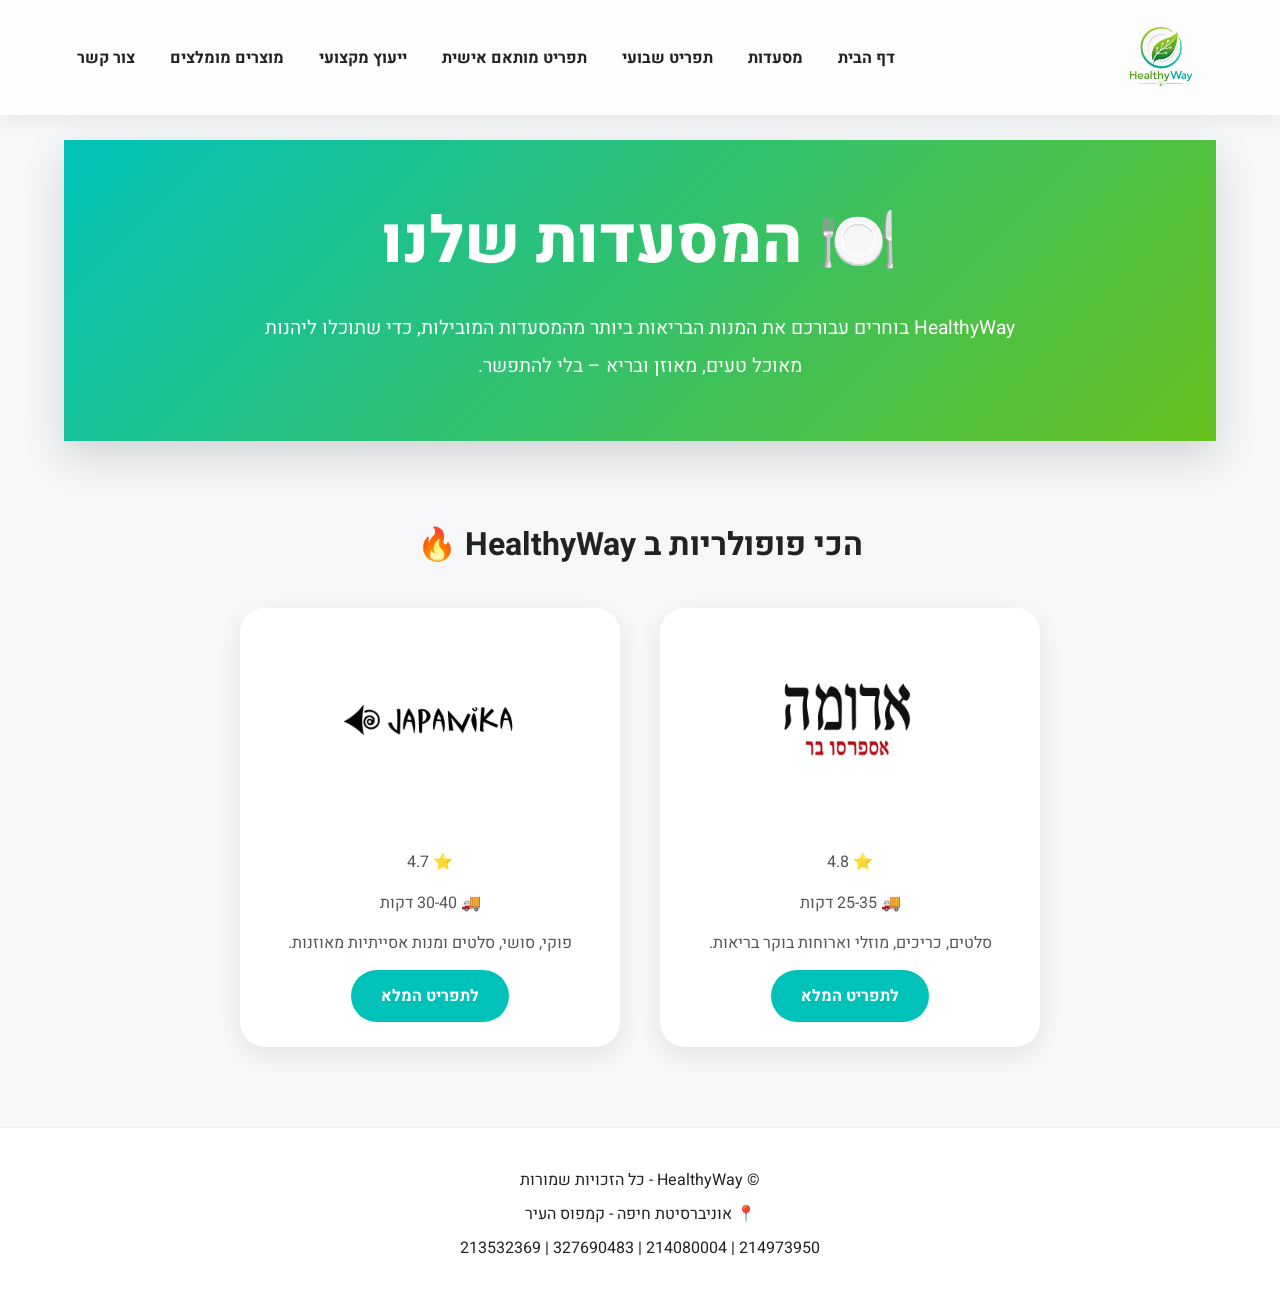
<file: restaurants.html>
<!DOCTYPE html>
<html lang="he" dir="rtl">
<head>
    <meta charset="UTF-8">
    <meta name="viewport" content="width=device-width, initial-scale=1.0">
    <title>HealthyWay - מסעדות</title>
    <link rel="stylesheet" href="css/style.css">
</head>
<body>
<header>
    <nav>
        <img src="images/logo.png" alt="HealthyWay" class="logo">
        <ul>
                <li><a href="index.html">דף הבית</a></li>
                <li><a href="restaurants.html">מסעדות</a></li>
                <li><a href="weekly-menu.html">תפריט שבועי</a></li>
                <li><a href="consultation.html">תפריט מותאם אישית</a></li>
                <li><a href="advice.html">ייעוץ מקצועי</a></li>
                <li><a href="products.html">מוצרים מומלצים</a></li>
                <li><a href="contact.html">צור קשר</a></li>
            </ul>
    </nav>
</header>
<main>
    
    <section class="hero">
        <h1>🍽️ המסעדות שלנו</h1>
        <p>
            HealthyWay בוחרים עבורכם את המנות הבריאות ביותר מהמסעדות המובילות,
            כדי שתוכלו ליהנות מאוכל טעים, מאוזן ובריא – בלי להתפשר.
        </p>
    </section>
    
    <section>
        <h2 style="text-align:center; margin-bottom:40px;">
            הכי פופולריות ב HealthyWay 🔥
        </h2>
        <div class="cards">
            <div class="card">
                <img src="images/aroma.jpg" alt="Aroma">
                <p>
                    ⭐ 4.8
                </p>
                <p>
                    🚚 25-35 דקות
                </p>
                <p>
                    סלטים, כריכים, מוזלי וארוחות בוקר בריאות.
                </p>
                <a href="aroma.html" class="btn">
                    לתפריט המלא
                </a>
            </div>
            <div class="card">
                <img src="images/japanika.jpg" alt="Japanika">
                <p>
                    ⭐ 4.7
                </p>
                <p>
                    🚚 30-40 דקות
                </p>
                <p>
                    פוקי, סושי, סלטים ומנות אסייתיות מאוזנות.
                </p>
                <a href="japanika.html" class="btn">
                    לתפריט המלא
                </a>
            </div>
        </div>
    </section>
</main>
<footer>

    <p>© HealthyWay - כל הזכויות שמורות</p>

    <p>📍 אוניברסיטת חיפה - קמפוס העיר</p>

    <p>214973950 | 214080004 | 327690483 | 213532369</p>

</footer>
</body>
</html>
</file>
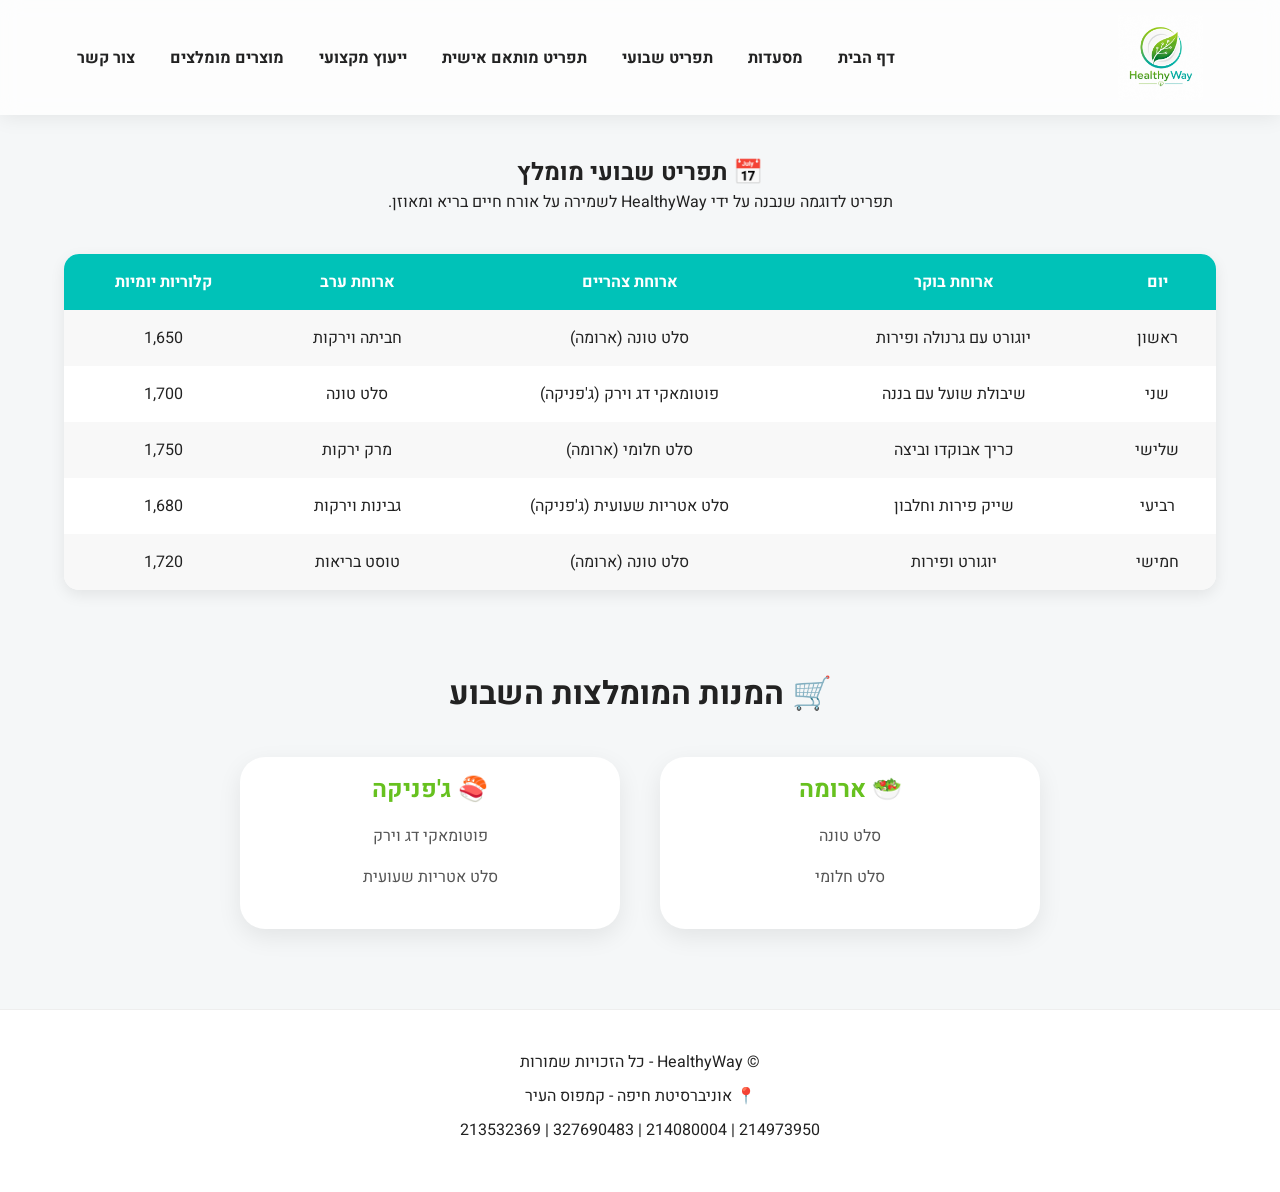
<file: weekly-menu.html>
<!DOCTYPE html>
<html lang="he" dir="rtl">
<head>
    <meta charset="UTF-8">
    <meta name="viewport" content="width=device-width, initial-scale=1.0">
    <title>HealthyWay - תפריט שבועי</title>
    <link rel="stylesheet" href="css/style.css">
</head>
<body>
<header>
    <nav>
        <img src="images/logo.png" alt="HealthyWay" class="logo">
        <ul>
            <li><a href="index.html">דף הבית</a></li>
            <li><a href="restaurants.html">מסעדות</a></li>
            <li><a href="weekly-menu.html">תפריט שבועי</a></li>
            <li><a href="consultation.html">תפריט מותאם אישית</a></li>
            <li><a href="advice.html">ייעוץ מקצועי</a></li>
            <li><a href="products.html">מוצרים מומלצים</a></li>
            <li><a href="contact.html">צור קשר</a></li>
        </ul>
    </nav>
</header>
<main>
    <section style="text-align:center; margin:40px 0;">
        <h1>📅 תפריט שבועי מומלץ</h1>
        <p>
            תפריט לדוגמה שנבנה על ידי HealthyWay לשמירה על אורח חיים בריא ומאוזן.
        </p>
    </section>
    <table>
        <tr>
            <th>יום</th>
            <th>ארוחת בוקר</th>
            <th>ארוחת צהריים</th>
            <th>ארוחת ערב</th>
            <th>קלוריות יומיות</th>
        </tr>
        <tr>
            <td>ראשון</td>
            <td>יוגורט עם גרנולה ופירות</td>
            <td>סלט טונה (ארומה)</td>
            <td>חביתה וירקות</td>
            <td>1,650</td>
        </tr>
        <tr>
            <td>שני</td>
            <td>שיבולת שועל עם בננה</td>
            <td>פוטומאקי דג וירק (ג'פניקה)</td>
            <td>סלט טונה</td>
            <td>1,700</td>
        </tr>
        <tr>
            <td>שלישי</td>
            <td>כריך אבוקדו וביצה</td>
            <td>סלט חלומי (ארומה)</td>
            <td>מרק ירקות</td>
            <td>1,750</td>
        </tr>
        <tr>
            <td>רביעי</td>
            <td>שייק פירות וחלבון</td>
            <td>סלט אטריות שעועית (ג'פניקה)</td>
            <td>גבינות וירקות</td>
            <td>1,680</td>
        </tr>
        <tr>
            <td>חמישי</td>
            <td>יוגורט ופירות</td>
            <td>סלט טונה (ארומה)</td>
            <td>טוסט בריאות</td>
            <td>1,720</td>
        </tr>
    </table>
    <section>
        <h2>🛒 המנות המומלצות השבוע</h2>
        <div class="cards">
            <div class="card">
                <h3>🥗 ארומה</h3>
                <p>סלט טונה</p>
                <p>סלט חלומי</p>
            </div>
            <div class="card">
                <h3>🍣 ג'פניקה</h3>
                <p>פוטומאקי דג וירק</p>
                <p>סלט אטריות שעועית</p>
            </div>
        </div>
    </section>
</main>
<footer>

    <p>© HealthyWay - כל הזכויות שמורות</p>

    <p>📍 אוניברסיטת חיפה - קמפוס העיר</p>

    <p>214973950 | 214080004 | 327690483 | 213532369</p>

</footer>
<script src="js/script.js"></script>
</body>
</html>
</file>
<file: css/style.css>
@import url('https://fonts.googleapis.com/css2?family=Heebo:wght@300;400;500;700;800&display=swap');
*{
    margin:0;
    padding:0;
    box-sizing:border-box;
    font-family:'Heebo',sans-serif;
}
body{
    background:#f5f7f8;
    color:#222;
    direction:rtl;
}
/* HEADER */
header{
    background: rgba(255, 255, 255, 0.75);
    backdrop-filter: blur(10px); 
    position:sticky;
    top:0;
    z-index:1000;
    box-shadow:0 2px 20px rgba(0,0,0,0.08);
}
nav{
    display:flex;
    justify-content:space-between;
    align-items:center;
    padding:15px 6%;
}
.logo{
    height:85px;
}
nav ul{
    display:flex;
    list-style:none;
    gap:35px;
}
nav a{
    text-decoration:none;
    color:#222;
    font-weight:700;
    transition:0.3s;
}
nav a:hover{
    color:#00c2b8;
}
/* MAIN */
main{
    width:90%;
    max-width:1400px;
    margin:auto;
}
/* HERO */
.hero{
    margin-top:25px;
    background:linear-gradient(135deg,#00c2b8,#67c11f);
    border: radius 30px;px;
    padding:55px 40px;
    text-align:center;
    color:white;
    box-shadow:0 15px 40px rgba(0,0,0,0.15);
}
.hero h1{
    font-size:4rem;
    margin-bottom:20px;
    font-weight:800;
}
.hero p{
    max-width:800px;
    margin:auto;
    font-size:1.2rem;
    line-height:2;
}
/* BUTTONS */
.btn{
    display:inline-block;
    padding:14px 30px;
    border-radius:50px;
    text-decoration:none;
    font-weight:bold;
    transition:0.3s;
    background:#00c2b8;
    color:white;
}
.btn:hover{
    background:#67c11f;
    transform:translateY(-3px);
}
/* SECTIONS */
section{
    margin-top:80px;
}
section h2{
    text-align:center;
    margin-bottom:40px;
    font-size:2rem;
}
/* CARDS */
.cards{
    display:flex;
    justify-content:center;
    gap:40px;
    flex-wrap:wrap;
}
.card{
    width:380px;
    background:white;
    border-radius:25px;
    overflow:hidden;
    box-shadow:0 8px 25px rgba(0,0,0,0.08);
    transition:0.3s;
    text-align:center;
    padding-bottom:25px;
}
.card:hover{
    transform:translateY(-10px);
    box-shadow:0 15px 35px rgba(0,0,0,0.15);
}
.card img{
    width:100%;
    height:240px;
    object-fit:contain;
    background:white;
    padding:20px;
    display:block;
}
.card h3{
    font-size:1.5rem;
    color:#67c11f;
    margin-top:15px;
    margin-bottom:15px;
}
.card p{
    color:#555;
    line-height:1.8;
    padding:0 25px;
    margin-bottom:12px;
}
/* TABLES */
table{
    width:100%;
    border-collapse:collapse;
    margin-top:30px;
    background:white;
    border-radius:15px;
    overflow:hidden;
    box-shadow:0 5px 15px rgba(0,0,0,0.08);
}
th{
    background:#00c2b8;
    color:white;
}
th,td{
    padding:16px;
    text-align:center;
}
tr:nth-child(even){
    background:#f8f8f8;
}
/* FORMS */
form{
    background:white;
    padding:40px;
    border-radius:25px;
    box-shadow:0 10px 25px rgba(0,0,0,0.08);
}
input,
select,
textarea{
    width:100%;
    padding:15px;
    border:1px solid #ddd;
    border-radius:12px;
    margin-bottom:20px;
}
button{
    background:#00c2b8;
    color:white;
    border:none;
    padding:15px 30px;
    border-radius:12px;
    font-weight:bold;
    cursor:pointer;
    transition:0.3s;
}
button:hover{
    background:#67c11f;
}
/* MAP */
iframe{
    width:100%;
    height:400px;
    border:none;
    border-radius:20px;
    margin-top:25px;
}
/* FOOTER */
footer{
    margin-top:80px;
    background:white;
    padding:40px;
    text-align:center;
    border-top:1px solid #eee;
}
footer p{
    margin-bottom:10px;
}
/* MOBILE */
@media(max-width:900px){
    nav{
        flex-direction:column;
        gap:20px;
    }
    nav ul{
        flex-wrap:wrap;
        justify-content:center;
    }
    .hero{
        padding:60px 20px;
    }
    .hero h1{
        font-size:2.8rem;
    }
    .card{
        width:100%;
        max-width:420px;
    }
    .news-ticker {
         background: #2e7d32;
         color: white;
         padding: 8px 0;
         font-weight: bold;
         font-size: 15px;
         border-bottom: 3px solid #81c784;
     }
   


html {
    scroll-behavior: smooth;
}


}
</file>
